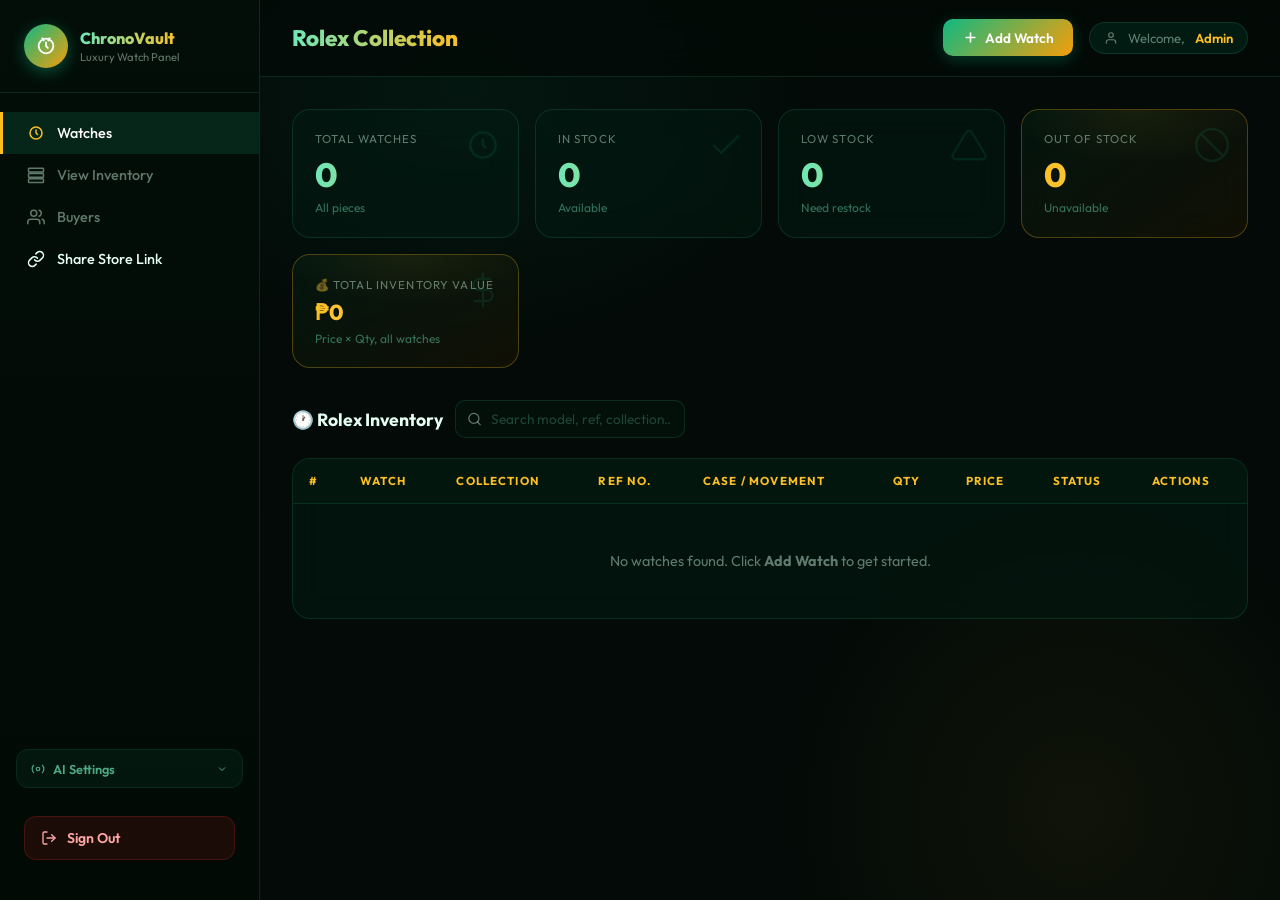
<file: index.html>
<!DOCTYPE html>
<html lang="en">
<head>
  <meta charset="UTF-8">
  <meta name="viewport" content="width=device-width,initial-scale=1.0">
  <title>ChronoVault — Luxury Watch Inventory</title>
  <meta name="description" content="ChronoVault admin dashboard — luxury watch inventory management.">
  <link rel="stylesheet" href="dashboard.css">

</head>
<body>
  <!-- Loading Screen -->
  <div id="loadingOverlay" style="position: fixed; top: 0; left: 0; width: 100%; height: 100%; background: #040d0a; z-index: 9999; display: flex; flex-direction: column; align-items: center; justify-content: center; transition: opacity 0.4s ease;">
    <div style="width: 50px; height: 50px; border: 4px solid rgba(52, 211, 153, 0.2); border-top-color: #34d399; border-radius: 50%; animation: spin 1s linear infinite; margin-bottom: 1rem;"></div>
    <h2 style="color: #fff; margin: 0; font-family: 'Inter', sans-serif; letter-spacing: 1px;">ChronoVault Panel</h2>
    <p style="color: #6ee7b7; margin-top: 0.5rem; font-size: 0.9rem; letter-spacing: 1px; text-transform: uppercase;">Loading Data...</p>
    <style>@keyframes spin { to { transform: rotate(360deg); } }</style>
  </div>

<div class="wm"><div class="wm-text">CHRONO<br>VAULT</div></div>

<div class="app">
  <!-- SIDEBAR -->
  <aside class="sidebar">
    <div class="sidebar-logo">
      <div class="ring">
        <svg viewBox="0 0 24 24" fill="none" stroke="currentColor" stroke-width="2" stroke-linecap="round" stroke-linejoin="round">
          <circle cx="12" cy="12" r="8"/><polyline points="12 8 12 12 14 14"/>
          <path d="M8 3.5 9.5 6M16 3.5 14.5 6"/>
        </svg>
      </div>
      <div>
        <h2>ChronoVault</h2>
        <p>Luxury Watch Panel</p>
      </div>
    </div>
    <nav>
      <div class="nav-item active" id="navWatches" onclick="showSection('products',this)">
        <svg viewBox="0 0 24 24" fill="none" stroke="currentColor" stroke-width="2" stroke-linecap="round" stroke-linejoin="round"><circle cx="12" cy="12" r="8"/><polyline points="12 8 12 12 14 14"/></svg>
        Watches
      </div>
      <div class="nav-item" id="navInventory" onclick="showSection('inventory',this)">
        <svg viewBox="0 0 24 24" fill="none" stroke="currentColor" stroke-width="2" stroke-linecap="round" stroke-linejoin="round"><rect x="2" y="3" width="20" height="5" rx="1"/><rect x="2" y="10" width="20" height="5" rx="1"/><rect x="2" y="17" width="20" height="5" rx="1"/></svg>
        View Inventory
      </div>
      <div class="nav-item" id="navBuyers" onclick="showSection('buyers',this)">
        <svg viewBox="0 0 24 24" fill="none" stroke="currentColor" stroke-width="2" stroke-linecap="round" stroke-linejoin="round"><path d="M17 21v-2a4 4 0 0 0-4-4H5a4 4 0 0 0-4 4v2"/><circle cx="9" cy="7" r="4"/><path d="M23 21v-2a4 4 0 0 0-3-3.87"/><path d="M16 3.13a4 4 0 0 1 0 7.75"/></svg>
        Buyers
      </div>
      <a class="nav-item" href="share-store.html" target="_blank" style="text-decoration:none;color:inherit">
        <svg viewBox="0 0 24 24" fill="none" stroke="currentColor" stroke-width="2" stroke-linecap="round" stroke-linejoin="round">
          <path d="M10 13a5 5 0 0 0 7.54.54l3-3a5 5 0 0 0-7.07-7.07l-1.72 1.71"/>
          <path d="M14 11a5 5 0 0 0-7.54-.54l-3 3a5 5 0 0 0 7.07 7.07l1.71-1.71"/>
        </svg>
        Share Store Link
      </a>

    </nav>
    <!-- Gemini API Key settings -->
    <div class="api-key-section">
      <button class="api-key-toggle" onclick="toggleApiKey()">
        <svg viewBox="0 0 24 24" fill="none" stroke="currentColor" stroke-width="2" width="14" height="14"><circle cx="12" cy="12" r="3"/><path d="M19.07 4.93a10 10 0 0 1 0 14.14M4.93 4.93a10 10 0 0 0 0 14.14"/></svg>
        AI Settings
        <svg id="apiKeyChevron" viewBox="0 0 24 24" fill="none" stroke="currentColor" stroke-width="2" width="12" height="12" style="margin-left:auto;transition:.2s"><polyline points="6 9 12 15 18 9"/></svg>
      </button>
      <div class="api-key-body" id="apiKeyBody" style="display:none">
        <p class="api-key-hint">Enter your <strong>Gemini API key</strong> for accurate AI watch scanning. <a href="https://aistudio.google.com/app/apikey" target="_blank" style="color:var(--go4)">Get free key ↗</a></p>
        <input type="password" id="geminiApiKey" placeholder="AIza…" class="api-key-input" oninput="saveApiKey()">
        <div id="apiKeyStatus" class="api-key-status"></div>
      </div>
    </div>

    <button class="signout-btn" onclick="signOut()">
      <svg viewBox="0 0 24 24" fill="none" stroke="currentColor" stroke-width="2" stroke-linecap="round" stroke-linejoin="round"><path d="M9 21H5a2 2 0 0 1-2-2V5a2 2 0 0 1 2-2h4"/><polyline points="16 17 21 12 16 7"/><line x1="21" y1="12" x2="9" y2="12"/></svg>
      Sign Out
    </button>
  </aside>

  <!-- MAIN -->
  <div class="main">
    <div class="topbar">
      <h1 id="pageTitle">Rolex Collection</h1>
      <div class="topbar-right">
        <button class="btn btn-primary" id="addWatchBtn" onclick="openModal()" style="display:flex">
          <svg width="15" height="15" viewBox="0 0 24 24" fill="none" stroke="currentColor" stroke-width="2.5" stroke-linecap="round" stroke-linejoin="round"><line x1="12" y1="5" x2="12" y2="19"/><line x1="5" y1="12" x2="19" y2="12"/></svg>
          Add Watch
        </button>
        <div class="admin-badge">
          <svg width="14" height="14" viewBox="0 0 24 24" fill="none" stroke="currentColor" stroke-width="2" stroke-linecap="round" stroke-linejoin="round"><path d="M20 21v-2a4 4 0 0 0-4-4H8a4 4 0 0 0-4 4v2"/><circle cx="12" cy="7" r="4"/></svg>
          Welcome, <span>Admin</span>
        </div>
      </div>
    </div>

    <div class="content">

      <!-- ═══ WATCHES (Table) SECTION ═══ -->
      <div class="section-panel active" id="panelWatches">
        <div class="stats" id="stats">
          <div class="stat-card">
            <div class="stat-label">Total Watches</div>
            <div class="stat-val" id="statTotal">0</div>
            <div class="stat-sub">All pieces</div>
            <div class="stat-icon"><svg viewBox="0 0 24 24" fill="none" stroke="currentColor" stroke-width="1.5"><circle cx="12" cy="12" r="8"/><polyline points="12 8 12 12 14 14"/></svg></div>
          </div>
          <div class="stat-card">
            <div class="stat-label">In Stock</div>
            <div class="stat-val" id="statIn">0</div>
            <div class="stat-sub">Available</div>
            <div class="stat-icon"><svg viewBox="0 0 24 24" fill="none" stroke="currentColor" stroke-width="1.5"><polyline points="20 6 9 17 4 12"/></svg></div>
          </div>
          <div class="stat-card">
            <div class="stat-label">Low Stock</div>
            <div class="stat-val" id="statLow">0</div>
            <div class="stat-sub">Need restock</div>
            <div class="stat-icon"><svg viewBox="0 0 24 24" fill="none" stroke="currentColor" stroke-width="1.5"><path d="M10.29 3.86 1.82 18a2 2 0 0 0 1.71 3h16.94a2 2 0 0 0 1.71-3L13.71 3.86a2 2 0 0 0-3.42 0z"/></svg></div>
          </div>
          <div class="stat-card stat-card-value">
            <div class="stat-label">Out of Stock</div>
            <div class="stat-val" id="statOut">0</div>
            <div class="stat-sub">Unavailable</div>
            <div class="stat-icon"><svg viewBox="0 0 24 24" fill="none" stroke="currentColor" stroke-width="1.5"><circle cx="12" cy="12" r="10"/><line x1="4.93" y1="4.93" x2="19.07" y2="19.07"/></svg></div>
          </div>
          <div class="stat-card stat-card-value">
            <div class="stat-label">💰 Total Inventory Value</div>
            <div class="stat-val" id="statValue" style="font-size:1.35rem">₱0</div>
            <div class="stat-sub">Price × Qty, all watches</div>
            <div class="stat-icon"><svg viewBox="0 0 24 24" fill="none" stroke="currentColor" stroke-width="1.5"><line x1="12" y1="1" x2="12" y2="23"/><path d="M17 5H9.5a3.5 3.5 0 0 0 0 7h5a3.5 3.5 0 0 1 0 7H6"/></svg></div>
          </div>
        </div>
        <div class="toolbar">
          <div class="toolbar-left">
            <span class="section-title">🕐 Rolex Inventory</span>
            <div class="search-wrap">
              <svg viewBox="0 0 24 24" fill="none" stroke="currentColor" stroke-width="2" stroke-linecap="round" stroke-linejoin="round"><circle cx="11" cy="11" r="8"/><line x1="21" y1="21" x2="16.65" y2="16.65"/></svg>
              <input type="text" id="searchInput" placeholder="Search model, ref, collection…" oninput="renderTable()">
            </div>
          </div>
        </div>
        <div class="table-wrap">
          <table>
            <thead>
              <tr>
                <th>#</th><th>Watch</th><th>Collection</th><th>Ref No.</th>
                <th>Case / Movement</th><th>Qty</th><th>Price</th><th>Status</th><th>Actions</th>
              </tr>
            </thead>
            <tbody id="productTable"></tbody>
          </table>
        </div>
      </div>

      <!-- ═══ INVENTORY GRID SECTION ═══ -->
      <div class="section-panel" id="panelInventory">
        <div class="toolbar">
          <div class="toolbar-left">
            <span class="section-title">🗂 Inventory View</span>
            <div class="search-wrap">
              <svg viewBox="0 0 24 24" fill="none" stroke="currentColor" stroke-width="2" stroke-linecap="round" stroke-linejoin="round"><circle cx="11" cy="11" r="8"/><line x1="21" y1="21" x2="16.65" y2="16.65"/></svg>
              <input type="text" id="invSearch" placeholder="Search watches…" oninput="renderInventoryGrid()">
            </div>
          </div>
        </div>
        <div class="inv-grid" id="invGrid"></div>
      </div>

      <!-- ═══ BUYERS SECTION ═══ -->
      <div class="section-panel" id="panelBuyers">
        <div class="stats">
          <div class="stat-card">
            <div class="stat-label">Total Sales</div>
            <div class="stat-val" id="bStatTotal">0</div>
            <div class="stat-sub">All transactions</div>
            <div class="stat-icon"><svg viewBox="0 0 24 24" fill="none" stroke="currentColor" stroke-width="1.5"><path d="M17 21v-2a4 4 0 0 0-4-4H5a4 4 0 0 0-4 4v2"/><circle cx="9" cy="7" r="4"/></svg></div>
          </div>
          <div class="stat-card">
            <div class="stat-label">Revenue</div>
            <div class="stat-val" id="bStatRev" style="font-size:1.3rem">₱0</div>
            <div class="stat-sub">Paid sales</div>
            <div class="stat-icon"><svg viewBox="0 0 24 24" fill="none" stroke="currentColor" stroke-width="1.5"><line x1="12" y1="1" x2="12" y2="23"/><path d="M17 5H9.5a3.5 3.5 0 0 0 0 7h5a3.5 3.5 0 0 1 0 7H6"/></svg></div>
          </div>
          <div class="stat-card">
            <div class="stat-label">Paid</div>
            <div class="stat-val" id="bStatPaid">0</div>
            <div class="stat-sub">Completed</div>
            <div class="stat-icon"><svg viewBox="0 0 24 24" fill="none" stroke="currentColor" stroke-width="1.5"><polyline points="20 6 9 17 4 12"/></svg></div>
          </div>
          <div class="stat-card">
            <div class="stat-label">Pending</div>
            <div class="stat-val" id="bStatPending">0</div>
            <div class="stat-sub">Awaiting payment</div>
            <div class="stat-icon"><svg viewBox="0 0 24 24" fill="none" stroke="currentColor" stroke-width="1.5"><circle cx="12" cy="12" r="10"/><polyline points="12 6 12 12 16 14"/></svg></div>
          </div>
        </div>
        <div class="toolbar">
          <div class="toolbar-left">
            <span class="section-title">👤 Buyer Records</span>
            <div class="search-wrap">
              <svg viewBox="0 0 24 24" fill="none" stroke="currentColor" stroke-width="2" stroke-linecap="round" stroke-linejoin="round"><circle cx="11" cy="11" r="8"/><line x1="21" y1="21" x2="16.65" y2="16.65"/></svg>
              <input type="text" id="buyerSearch" placeholder="Search buyer, watch, ref…" oninput="renderBuyers()">
            </div>
          </div>
          <button class="btn btn-primary" onclick="openSaleModal()">
            <svg width="16" height="16" viewBox="0 0 24 24" fill="none" stroke="currentColor" stroke-width="2.5" stroke-linecap="round" stroke-linejoin="round"><line x1="12" y1="5" x2="12" y2="19"/><line x1="5" y1="12" x2="19" y2="12"/></svg>
            Record Sale
          </button>
        </div>
        <div class="table-wrap">
          <table>
            <thead>
              <tr>
                <th>#</th><th>Buyer</th><th>Watch Purchased</th><th>Ref No.</th>
                <th>Sale Price</th><th>Date</th><th>Payment</th><th>Actions</th>
              </tr>
            </thead>
            <tbody id="buyerTable"></tbody>
          </table>
        </div>
      </div>

    </div><!-- /content -->
  </div><!-- /main -->
</div><!-- /app -->

<!-- ADD / EDIT WATCH MODAL -->
<div class="modal-overlay" id="modalOverlay">
  <div class="modal modal-wide">
    <div class="modal-header">
      <div class="modal-title" id="modalTitle">Add Rolex Watch</div>
      <button class="modal-close" onclick="closeModal()">✕</button>
    </div>
    <form id="productForm" onsubmit="saveProduct(event)">
      <input type="hidden" id="editId">
      <div class="form-grid">

        <!-- ── AI SCAN BANNER ── -->
        <div class="form-group full" style="margin-bottom:.25rem">
          <div class="ai-scan-top-bar">
            <div class="ai-scan-top-info">
              <svg viewBox="0 0 24 24" fill="none" stroke="currentColor" stroke-width="2" width="18" height="18"><path d="M12 2l3.09 6.26L22 9.27l-5 4.87 1.18 6.88L12 17.77l-6.18 3.25L7 14.14 2 9.27l6.91-1.01L12 2z"/></svg>
              <span>Upload a watch photo to auto-fill all details instantly</span>
            </div>
            <label class="ai-scan-btn" for="aiScanInput">
              <svg viewBox="0 0 24 24" fill="none" stroke="currentColor" stroke-width="2" width="16" height="16"><path d="M21 15v4a2 2 0 0 1-2 2H5a2 2 0 0 1-2-2v-4"/><polyline points="17 8 12 3 7 8"/><line x1="12" y1="3" x2="12" y2="15"/></svg>
              🤖 Scan &amp; Auto-fill
              <input type="file" id="aiScanInput" accept="image/*" style="display:none" onchange="handleAIScanUpload(event)">
            </label>
          </div>
          <!-- Scanning overlay -->
          <div class="ai-scanning-bar" id="aiScanningBar" style="display:none">
            <div class="ai-scan-ring"></div>
            <span id="aiScanProgress">Analyzing watch image…</span>
          </div>
          <!-- Result banner -->
          <div class="ai-result-banner" id="aiResultBanner" style="display:none">
            <svg viewBox="0 0 24 24" fill="none" stroke="currentColor" stroke-width="2" width="16" height="16"><polyline points="20 6 9 17 4 12"/></svg>
            <span id="aiResultText">AI filled the details — review and adjust if needed.</span>
            <button type="button" class="ai-clear-btn" onclick="clearAIScan()">✕ Clear</button>
          </div>
        </div>

        <div class="form-section-label">⌚ Watch Identity</div>
        <div class="form-group full">
          <label>Model Name</label>
          <input type="text" id="fName" placeholder="e.g. Rolex Submariner Date" required>
        </div>
        <div class="form-group">
          <label>Reference Number</label>
          <input type="text" id="fRef" placeholder="e.g. 126610LN">
        </div>
        <div class="form-group">
          <label>Collection</label>
          <select id="fCategory" required>
            <option value="">Select Collection…</option>
            <option>Submariner</option><option>Daytona</option><option>GMT-Master II</option>
            <option>Datejust</option><option>Day-Date</option><option>Explorer</option>
            <option>Yacht-Master</option><option>Sea-Dweller</option><option>Milgauss</option>
            <option>Sky-Dweller</option><option>Air-King</option><option>Oyster Perpetual</option>
            <option>Other</option>
          </select>
        </div>
        <div class="form-group">
          <label>Gender / Audience</label>
          <select id="fGender">
            <option value="">Select…</option>
            <option>Men's</option><option>Women's</option><option>Unisex</option>
          </select>
        </div>
        <div class="form-section-label">🔩 Case &amp; Bracelet</div>
        <div class="form-group">
          <label>Case Size (mm)</label>
          <input type="number" id="fCaseSize" placeholder="e.g. 41" min="20" max="60" step="0.5">
        </div>
        <div class="form-group">
          <label>Case Material</label>
          <select id="fCaseMat">
            <option value="">Select…</option>
            <option>Oystersteel</option><option>Yellow Gold (18k)</option><option>White Gold (18k)</option>
            <option>Everose Gold (18k)</option><option>Two-Tone (Steel &amp; Gold)</option>
            <option>Platinum</option><option>Titanium</option>
          </select>
        </div>
        <div class="form-group">
          <label>Bracelet / Strap</label>
          <select id="fBracelet">
            <option value="">Select…</option>
            <option>Oyster Bracelet</option><option>Jubilee Bracelet</option>
            <option>President Bracelet</option><option>Pearlmaster Bracelet</option>
            <option>Rubber Strap (Oysterflex)</option><option>Leather Strap</option>
          </select>
        </div>
        <div class="form-group">
          <label>Dial Color</label>
          <input type="text" id="fDial" placeholder="e.g. Black, Blue, Meteorite">
        </div>
        <div class="form-section-label">⚙️ Movement &amp; Condition</div>
        <div class="form-group">
          <label>Movement</label>
          <select id="fMovement">
            <option value="">Select…</option>
            <option>Calibre 3235</option><option>Calibre 4130</option><option>Calibre 3186</option>
            <option>Calibre 3255</option><option>Calibre 9001</option><option>Calibre 9002</option>
            <option>Calibre 2236</option><option>Calibre 2238</option><option>Other Rolex Calibre</option>
          </select>
        </div>
        <div class="form-group">
          <label>Condition</label>
          <select id="fCondition">
            <option value="">Select…</option>
            <option>Brand New (Unworn)</option><option>Excellent (Like New)</option>
            <option>Very Good</option><option>Good (Minor Wear)</option><option>Fair (Visible Wear)</option>
          </select>
        </div>
        <div class="form-section-label">💰 Inventory &amp; Pricing</div>
        <div class="form-group">
          <label>Quantity</label>
          <input type="number" id="fQty" placeholder="0" min="0" required>
        </div>
        <div class="form-group">
          <label>Price (₱)</label>
          <input type="number" id="fPrice" placeholder="0.00" min="0" step="0.01" required>
        </div>
        <div class="form-group full">
          <label>SKU / Serial</label>
          <div style="display:flex;gap:.5rem;align-items:center;">
            <input type="text" id="fSku" placeholder="e.g. RLX-SUB-001" style="flex:1;">
            <button type="button" class="btn-save" style="padding:.7rem 1rem;" onclick="generateSku()" title="Auto-generate SKU">🎲 Generate</button>
          </div>
        </div>
        <div class="form-section-label">📷 Watch Media (Photos Only)</div>
        <div class="form-group full">
          <label>Upload Media (You can select multiple photos. First item is the cover)</label>
          <div class="ai-scan-wrap">
            <div class="img-upload-zone" id="uploadZone">
              <input type="file" id="fMedia" accept="image/*" multiple onchange="handleMediaUpload(event)">
              <div class="upload-icon">📷</div>
              <p>Click or drag &amp; drop — AI will scan the first photo automatically.</p>
            </div>
            <div class="ai-scanning" id="aiScanning">
              <div class="ai-scan-ring"></div>
              <div class="ai-scan-text">AI Scanning Watch…</div>
            </div>
          </div>
          <div style="margin-top: 1rem;">
            <label>Or Add Photo via URL (Link)</label>
            <div style="display:flex;gap:.5rem;align-items:center;">
              <input type="text" id="mediaUrlInput" placeholder="Paste image link here..." style="flex:1;">
              <button type="button" class="btn-save" style="padding:.7rem 1rem;" onclick="addMediaFromUrl()">Add Link</button>
            </div>
          </div>
          <div id="mediaPreviewGrid" class="media-preview-grid" style="display:grid;grid-template-columns:repeat(auto-fill,minmax(100px,1fr));gap:.5rem;margin-top:.6rem;"></div>
          <div class="ai-banner" id="aiBanner">
            <svg viewBox="0 0 24 24" fill="none" stroke="currentColor" stroke-width="2"><path d="M12 2l3.09 6.26L22 9.27l-5 4.87 1.18 6.88L12 17.77l-6.18 3.25L7 14.14 2 9.27l6.91-1.01L12 2z"/></svg>
            <span id="aiBannerText">AI detected watch details — review and confirm below.</span>
          </div>
        </div>
        <div class="form-section-label">📝 Notes</div>
        <div class="form-group full">
          <label>Description / Notes</label>
          <textarea id="fDesc" placeholder="Box &amp; papers, service history, special features…"></textarea>
        </div>
      </div>
      <div class="modal-footer">
        <button type="button" class="btn-cancel" onclick="closeModal()">Cancel</button>
        <button type="submit" class="btn-save" id="saveBtn">💾 Save Watch</button>
      </div>
    </form>
  </div>
</div>

<!-- PRODUCT DETAIL MODAL (for inventory view) -->
<div class="modal-overlay" id="detailOverlay">
  <div class="modal modal-wide" id="detailModal" style="max-width:580px">
    <div class="modal-header">
      <div class="modal-title" id="detailTitle">Watch Details</div>
      <button class="modal-close" onclick="closeDetailModal()">✕</button>
    </div>
    <div id="detailBody"></div>
  </div>
</div>

<!-- RECORD SALE MODAL -->
<div class="modal-overlay" id="saleOverlay">
  <div class="modal" style="max-width:520px">
    <div class="modal-header">
      <div class="modal-title" id="saleTitleEl">💰 Record Sale</div>
      <button class="modal-close" onclick="closeSaleModal()">✕</button>
    </div>
    <form id="saleForm" onsubmit="saveSale(event)">
      <input type="hidden" id="sEditId">
      <div class="form-grid">
        <div class="form-section-label">👤 Buyer Information</div>
        <div class="form-group">
          <label>Buyer Full Name</label>
          <input type="text" id="sBuyerName" placeholder="e.g. Juan dela Cruz" required>
        </div>
        <div class="form-group">
          <label>Contact / Phone</label>
          <input type="text" id="sBuyerContact" placeholder="e.g. 09171234567">
        </div>
        <div class="form-group full">
          <label>Email Address</label>
          <input type="email" id="sBuyerEmail" placeholder="buyer@email.com">
        </div>
        <div class="form-group full">
          <label>Address</label>
          <input type="text" id="sBuyerAddr" placeholder="City, Province">
        </div>
        <div class="form-section-label">⌚ Watch Sold</div>
        <div class="form-group full">
          <label>Watch Model</label>
          <select id="sSoldWatch" required><option value="">Select watch from inventory…</option></select>
        </div>
        <div class="form-group">
          <label>Ref No.</label>
          <input type="text" id="sSoldRef" placeholder="Auto-filled" readonly style="opacity:.6">
        </div>
        <div class="form-group">
          <label>Quantity Sold</label>
          <input type="number" id="sSaleQty" min="1" value="1" required>
        </div>
        <div class="form-group">
          <label>Total Sale Price (₱)</label>
          <input type="number" id="sSalePrice" placeholder="0.00" min="0" step="0.01" required>
        </div>
        <div class="form-group">
          <label>Sale Date</label>
          <input type="date" id="sSaleDate" required>
        </div>
        <div class="form-group">
          <label>Payment Status</label>
          <select id="sPayStatus" required>
            <option value="">Select…</option>
            <option>Paid</option><option>Pending</option><option>Cancelled</option>
          </select>
        </div>
        <div class="form-group full">
          <label>Notes</label>
          <textarea id="sSaleNotes" placeholder="Delivery details, special requests…"></textarea>
        </div>
      </div>
      <div class="modal-footer">
        <button type="button" class="btn-cancel" onclick="closeSaleModal()">Cancel</button>
        <button type="submit" class="btn-save">💾 Save Sale</button>
      </div>
    </form>
  </div>
</div>


<!-- SUCCESS POPUP -->
<div class="success-overlay" id="successOverlay" onclick="closeSuccessPopup()">
  <div class="success-popup" onclick="event.stopPropagation()">
    <button class="success-close" onclick="closeSuccessPopup()">✕</button>
    <div class="success-ring">
      <div class="success-icon" id="successPopupIcon">✓</div>
    </div>
    <div class="success-title" id="successPopupTitle">Success!</div>
    <div class="success-sub" id="successPopupSub"></div>
    <div class="success-bar"><div class="success-bar-fill"></div></div>
  </div>
</div>

<!-- QUICK STOCK UPDATE MODAL -->
<div class="modal-overlay" id="stockOverlay">
  <div class="modal" style="max-width:400px">
    <div class="modal-header">
      <div class="modal-title">📦 Update Stock</div>
      <button class="modal-close" onclick="closeStockModal()">✕</button>
    </div>
    <div style="margin-bottom:1.25rem">
      <div id="stockWatchName" style="font-size:1rem;font-weight:700;color:#fff;margin-bottom:.25rem"></div>
      <div id="stockWatchRef" style="font-family:monospace;font-size:.8rem;color:var(--muted)"></div>
    </div>

    <!-- Current qty display -->
    <div class="stock-current-row">
      <span style="font-size:.78rem;color:var(--muted);text-transform:uppercase;letter-spacing:.08em;font-weight:600">Current Stock</span>
      <span class="stock-current-val" id="stockCurrentVal">0</span>
    </div>

    <!-- Quick ±  buttons -->
    <div class="stock-quick-row">
      <button class="stock-adj-btn" onclick="adjustStockBy(-10)">−10</button>
      <button class="stock-adj-btn" onclick="adjustStockBy(-5)">−5</button>
      <button class="stock-adj-btn" onclick="adjustStockBy(-1)">−1</button>
      <button class="stock-adj-btn stock-adj-add" onclick="adjustStockBy(1)">+1</button>
      <button class="stock-adj-btn stock-adj-add" onclick="adjustStockBy(5)">+5</button>
      <button class="stock-adj-btn stock-adj-add" onclick="adjustStockBy(10)">+10</button>
    </div>

    <!-- Manual input -->
    <div class="form-group" style="margin-top:1.25rem">
      <label>Set Exact Quantity</label>
      <div style="display:flex;gap:.6rem;align-items:center">
        <input type="number" id="stockNewQty" min="0" placeholder="Enter new quantity" style="flex:1">
        <button type="button" class="btn-save" style="padding:.72rem 1.1rem;white-space:nowrap" onclick="applyExactStock()">Set</button>
      </div>
    </div>

    <!-- New qty preview -->
    <div class="stock-preview-row" id="stockPreviewRow" style="display:none">
      <span style="color:var(--muted);font-size:.85rem">New quantity will be:</span>
      <span class="stock-preview-val" id="stockPreviewVal">0</span>
    </div>

    <div class="modal-footer">
      <button type="button" class="btn-cancel" onclick="closeStockModal()">Cancel</button>
      <button type="button" class="btn-save" id="stockSaveBtn" onclick="saveStock()">💾 Save Stock</button>
    </div>
  </div>
</div>

<!-- TOAST -->
<div class="toast toast-success" id="toast"></div>

<script src="dashboard.js"></script>
</body>
</html>
</file>
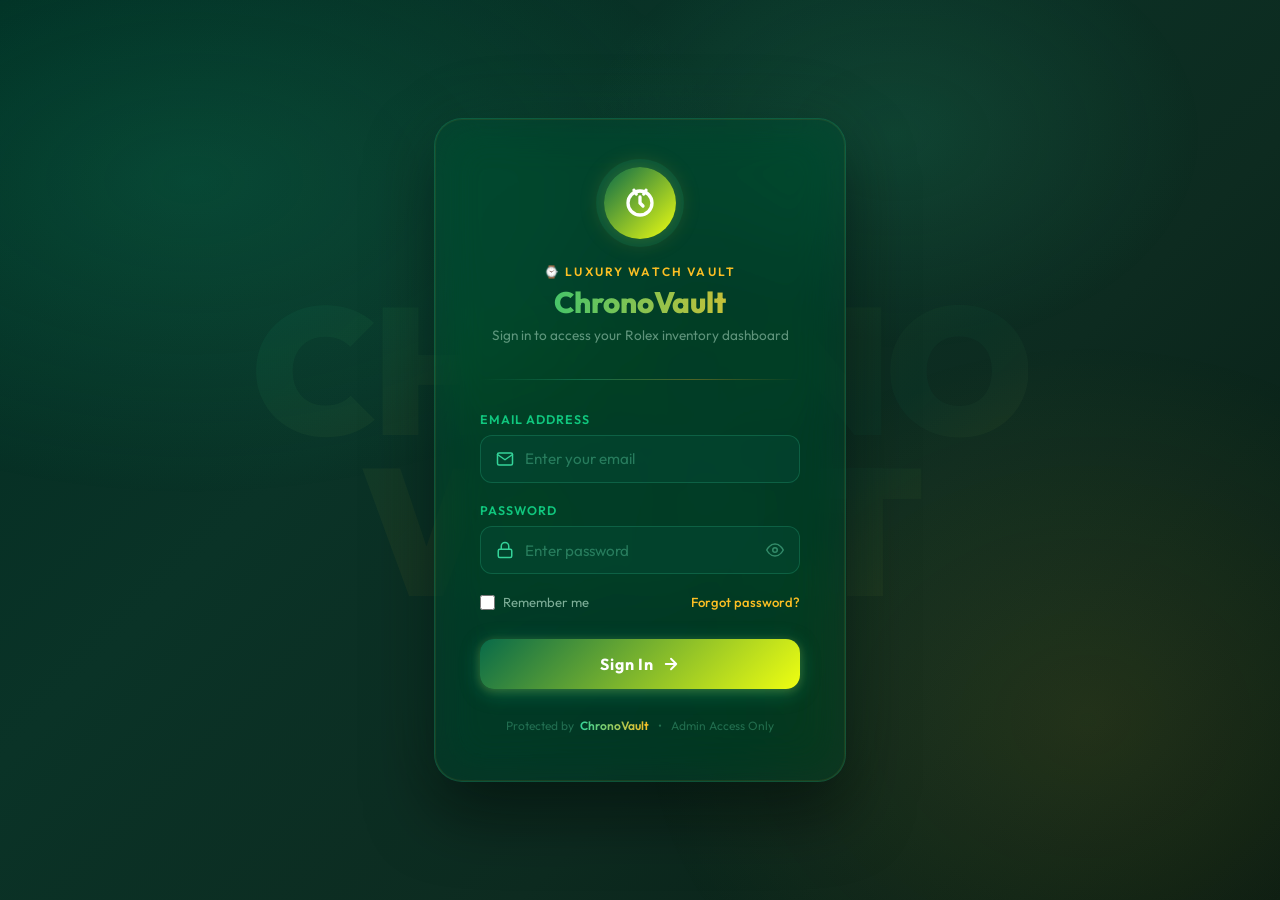
<file: login.html>
<!DOCTYPE html>
<html lang="en">

<head>
    <meta charset="UTF-8">
    <meta name="viewport" content="width=device-width, initial-scale=1.0">
    <title>Admin Login — ChronoVault</title>
    <meta name="description" content="Secure admin login portal for ChronoVault — Luxury Rolex Watch Inventory.">
    <link rel="preconnect" href="https://fonts.googleapis.com">
    <link rel="preconnect" href="https://fonts.gstatic.com" crossorigin>
    <link href="https://fonts.googleapis.com/css2?family=Outfit:wght@300;400;500;600;700;800;900&display=swap"
        rel="stylesheet">
    <style>
        *,
        *::before,
        *::after {
            margin: 0;
            padding: 0;
            box-sizing: border-box;
        }

        :root {
            --emerald-50: #ecfdf5;
            --emerald-100: #d1fae5;
            --emerald-300: #10c77e;
            --emerald-400: #34d399;
            --emerald-500: #086a49;
            --emerald-600: #059669;
            --emerald-700: #047857;
            --emerald-800: #065f46;
            --emerald-900: #064e3b;
            --emerald-950: #022c22;

            --gold-300: #e8bd15;
            --gold-400: #fbbf24;
            --gold-500: #efff11;
            --gold-600: #d6d911;
            --gold-700: #b45309;
            --gold-glow: rgba(251, 191, 36, 0.35);
        }

        html,
        body {
            height: 100%;
            font-family: 'Outfit', sans-serif;
        }

        /* ── Background ─────────────────────────────── */
        body {
            min-height: 100vh;
            display: flex;
            align-items: center;
            justify-content: center;
            background: linear-gradient(135deg,
                    var(--emerald-950) 0%,
                    #0a3327 35%,
                    #0d2b20 65%,
                    #071a12 100%);
            overflow: hidden;
            position: relative;
        }

        /* animated mesh blobs */
        body::before {
            content: '';
            position: fixed;
            inset: 0;
            background:
                radial-gradient(ellipse 60% 50% at 15% 20%, rgba(16, 185, 129, .18) 0%, transparent 70%),
                radial-gradient(ellipse 50% 60% at 85% 80%, rgba(251, 191, 36, .10) 0%, transparent 70%),
                radial-gradient(ellipse 40% 40% at 70% 15%, rgba(52, 211, 153, .12) 0%, transparent 60%);
            pointer-events: none;
            z-index: 0;
        }

        /* ── Watermark App Name ──────────────────────── */
        .watermark {
            position: fixed;
            inset: 0;
            display: flex;
            align-items: center;
            justify-content: center;
            pointer-events: none;
            z-index: 0;
            overflow: hidden;
        }

        .watermark-text {
            font-size: clamp(5rem, 14vw, 14rem);
            font-weight: 900;
            letter-spacing: -0.03em;
            text-transform: uppercase;
            text-align: center;
            line-height: 0.9;
            background: linear-gradient(135deg,
                    rgba(16, 185, 129, .07) 0%,
                    rgba(251, 191, 36, .05) 40%,
                    rgba(16, 185, 129, .04) 70%,
                    rgba(251, 191, 36, .07) 100%);
            -webkit-background-clip: text;
            -webkit-text-fill-color: transparent;
            background-clip: text;
            user-select: none;
            white-space: nowrap;
            animation: pulse-wm 8s ease-in-out infinite;
        }

        @keyframes pulse-wm {

            0%,
            100% {
                opacity: 1;
                transform: scale(1);
            }

            50% {
                opacity: .7;
                transform: scale(1.02);
            }
        }

        /* ── Floating particles ──────────────────────── */
        .particles {
            position: fixed;
            inset: 0;
            pointer-events: none;
            z-index: 0;
        }

        .particle {
            position: absolute;
            border-radius: 50%;
            animation: float-up linear infinite;
            opacity: 0;
        }

        @keyframes float-up {
            0% {
                opacity: 0;
                transform: translateY(0) scale(0);
            }

            10% {
                opacity: .6;
            }

            90% {
                opacity: .2;
            }

            100% {
                opacity: 0;
                transform: translateY(-100vh) scale(1.2);
            }
        }

        /* ── Card wrapper ────────────────────────────── */
        .login-wrapper {
            position: relative;
            z-index: 10;
            width: 100%;
            max-width: 460px;
            padding: 1.5rem;
        }

        /* ── Card ────────────────────────────────────── */
        .login-card {
            background: rgba(6, 78, 59, 0.25);
            backdrop-filter: blur(24px) saturate(180%);
            -webkit-backdrop-filter: blur(24px) saturate(180%);
            border: 1px solid rgba(52, 211, 153, 0.18);
            border-radius: 28px;
            padding: 3rem 2.8rem;
            box-shadow:
                0 0 0 1px rgba(251, 191, 36, .08) inset,
                0 32px 64px rgba(0, 0, 0, .5),
                0 0 80px rgba(16, 185, 129, .08);
            animation: card-in .7s cubic-bezier(.22, 1, .36, 1) both;
        }

        @keyframes card-in {
            from {
                opacity: 0;
                transform: translateY(32px) scale(.97);
            }

            to {
                opacity: 1;
                transform: none;
            }
        }

        /* ── Logo / Icon ─────────────────────────────── */
        .logo-ring {
            width: 72px;
            height: 72px;
            margin: 0 auto 1.6rem;
            border-radius: 50%;
            background: linear-gradient(135deg, var(--emerald-500), var(--gold-500));
            display: flex;
            align-items: center;
            justify-content: center;
            box-shadow:
                0 0 0 8px rgba(16, 185, 129, .12),
                0 0 24px rgba(251, 191, 36, .25);
            animation: ring-pulse 3s ease-in-out infinite;
        }

        @keyframes ring-pulse {

            0%,
            100% {
                box-shadow: 0 0 0 8px rgba(16, 185, 129, .12), 0 0 24px rgba(251, 191, 36, .25);
            }

            50% {
                box-shadow: 0 0 0 14px rgba(16, 185, 129, .08), 0 0 40px rgba(251, 191, 36, .40);
            }
        }

        .logo-ring svg {
            width: 36px;
            height: 36px;
            color: #fff;
        }

        /* ── Headings ────────────────────────────────── */
        .card-label {
            text-align: center;
            font-size: .75rem;
            font-weight: 600;
            letter-spacing: .18em;
            text-transform: uppercase;
            color: var(--gold-400);
            margin-bottom: .4rem;
        }

        .card-title {
            text-align: center;
            font-size: 1.85rem;
            font-weight: 800;
            background: linear-gradient(90deg, var(--emerald-300) 0%, var(--gold-400) 100%);
            -webkit-background-clip: text;
            -webkit-text-fill-color: transparent;
            background-clip: text;
            margin-bottom: .45rem;
            line-height: 1.1;
        }

        .card-sub {
            text-align: center;
            font-size: .85rem;
            color: rgba(209, 250, 229, .45);
            margin-bottom: 2.2rem;
        }

        /* ── Divider ─────────────────────────────────── */
        .divider {
            height: 1px;
            background: linear-gradient(90deg, transparent, rgba(52, 211, 153, .3), rgba(251, 191, 36, .3), transparent);
            margin-bottom: 2rem;
        }

        /* ── Form fields ─────────────────────────────── */
        .field {
            margin-bottom: 1.25rem;
        }

        .field label {
            display: block;
            font-size: .78rem;
            font-weight: 600;
            letter-spacing: .08em;
            text-transform: uppercase;
            color: var(--emerald-300);
            margin-bottom: .5rem;
        }

        .input-wrap {
            position: relative;
        }

        .input-wrap .icon {
            position: absolute;
            left: 1rem;
            top: 50%;
            transform: translateY(-50%);
            width: 18px;
            height: 18px;
            color: var(--emerald-400);
            pointer-events: none;
            transition: color .3s;
        }

        .input-wrap input {
            width: 100%;
            padding: .85rem 1rem .85rem 2.75rem;
            background: rgba(6, 78, 59, .35);
            border: 1.5px solid rgba(52, 211, 153, .22);
            border-radius: 12px;
            color: #e6fff5;
            font-size: .95rem;
            font-family: 'Outfit', sans-serif;
            outline: none;
            transition: border-color .3s, box-shadow .3s, background .3s;
        }

        .input-wrap input::placeholder {
            color: rgba(110, 231, 183, .35);
        }

        .input-wrap input:focus {
            border-color: var(--gold-400);
            background: rgba(6, 78, 59, .5);
            box-shadow: 0 0 0 3px rgba(251, 191, 36, .15), 0 0 20px rgba(251, 191, 36, .08);
        }

        .input-wrap input:focus+.icon,
        .input-wrap:focus-within .icon {
            color: var(--gold-400);
        }

        /* toggle password */
        .toggle-pw {
            position: absolute;
            right: 1rem;
            top: 50%;
            transform: translateY(-50%);
            background: none;
            border: none;
            cursor: pointer;
            color: rgba(110, 231, 183, .45);
            padding: 0;
            display: flex;
            transition: color .25s;
        }

        .toggle-pw:hover {
            color: var(--gold-400);
        }

        .toggle-pw svg {
            width: 18px;
            height: 18px;
        }

        /* ── Remember / Forgot ───────────────────────── */
        .row-meta {
            display: flex;
            align-items: center;
            justify-content: space-between;
            margin-bottom: 1.8rem;
            font-size: .82rem;
        }

        .remember {
            display: flex;
            align-items: center;
            gap: .5rem;
            color: rgba(209, 250, 229, .6);
            cursor: pointer;
            user-select: none;
        }

        .remember input[type="checkbox"] {
            accent-color: var(--emerald-500);
            width: 15px;
            height: 15px;
            cursor: pointer;
        }

        .forgot {
            color: var(--gold-400);
            text-decoration: none;
            font-weight: 500;
            transition: color .25s, text-shadow .25s;
        }

        .forgot:hover {
            color: var(--gold-300);
            text-shadow: 0 0 12px rgba(251, 191, 36, .5);
        }

        /* ── Submit button ───────────────────────────── */
        .btn-login {
            width: 100%;
            padding: .95rem;
            border: none;
            border-radius: 14px;
            font-family: 'Outfit', sans-serif;
            font-size: 1rem;
            font-weight: 700;
            letter-spacing: .06em;
            cursor: pointer;
            position: relative;
            overflow: hidden;
            background: linear-gradient(135deg, var(--emerald-500) 0%, var(--gold-500) 100%);
            color: #fff;
            box-shadow:
                0 4px 20px rgba(16, 185, 129, .35),
                0 2px 8px rgba(251, 191, 36, .25);
            transition: transform .2s, box-shadow .3s;
        }

        .btn-login::before {
            content: '';
            position: absolute;
            inset: 0;
            background: linear-gradient(135deg, var(--emerald-400), var(--gold-400));
            opacity: 0;
            transition: opacity .3s;
        }

        .btn-login:hover {
            transform: translateY(-2px);
            box-shadow:
                0 8px 30px rgba(16, 185, 129, .45),
                0 4px 16px rgba(251, 191, 36, .35);
        }

        .btn-login:hover::before {
            opacity: 1;
        }

        .btn-login:active {
            transform: translateY(0);
        }

        .btn-login span {
            position: relative;
            z-index: 1;
            display: flex;
            align-items: center;
            justify-content: center;
            gap: .5rem;
        }

        /* ripple */
        .btn-login .ripple {
            position: absolute;
            border-radius: 50%;
            background: rgba(255, 255, 255, .35);
            transform: scale(0);
            animation: ripple .6s linear;
            pointer-events: none;
        }

        @keyframes ripple {
            to {
                transform: scale(4);
                opacity: 0;
            }
        }

        /* ── Error message ───────────────────────────── */
        .error-msg {
            display: none;
            align-items: center;
            gap: .5rem;
            margin-top: 1rem;
            padding: .75rem 1rem;
            background: rgba(220, 38, 38, .15);
            border: 1px solid rgba(220, 38, 38, .35);
            border-radius: 10px;
            font-size: .84rem;
            color: #fca5a5;
            animation: shake .4s ease;
        }

        .error-msg.show {
            display: flex;
        }

        @keyframes shake {

            0%,
            100% {
                transform: translateX(0);
            }

            20%,
            60% {
                transform: translateX(-6px);
            }

            40%,
            80% {
                transform: translateX(6px);
            }
        }

        /* ── Footer text ─────────────────────────────── */
        .card-footer {
            text-align: center;
            margin-top: 1.8rem;
            font-size: .75rem;
            color: rgba(110, 231, 183, .3);
        }

        .card-footer span {
            background: linear-gradient(90deg, var(--emerald-400), var(--gold-400));
            -webkit-background-clip: text;
            -webkit-text-fill-color: transparent;
            background-clip: text;
            font-weight: 600;
        }

        /* ── Loading spinner on btn ──────────────────── */
        .spinner {
            display: none;
            width: 18px;
            height: 18px;
            border: 2.5px solid rgba(255, 255, 255, .35);
            border-top-color: #fff;
            border-radius: 50%;
            animation: spin .7s linear infinite;
        }

        @keyframes spin {
            to {
                transform: rotate(360deg);
            }
        }

        /* ── Responsive ──────────────────────────────── */
        @media (max-width: 480px) {
            .login-card {
                padding: 2.2rem 1.6rem;
            }

            .card-title {
                font-size: 1.5rem;
            }
        }
    </style>
</head>

<body>

    <!-- Background watermark -->
    <div class="watermark">
        <div class="watermark-text">CHRONO<br>VAULT</div>
    </div>

    <!-- Floating particles -->
    <div class="particles" id="particles"></div>

    <!-- Login card -->
    <div class="login-wrapper">
        <div class="login-card">

            <!-- Logo ring -->
            <div class="logo-ring">
                <svg viewBox="0 0 24 24" fill="none" stroke="currentColor" stroke-width="2.2" stroke-linecap="round"
                    stroke-linejoin="round">
                    <circle cx="12" cy="12" r="8"/>
                    <polyline points="12 8 12 12 14 14"/>
                    <path d="M8 3.5 9.5 6M16 3.5 14.5 6"/>
                </svg>
            </div>

            <p class="card-label">⌚ Luxury Watch Vault</p>
            <h1 class="card-title">ChronoVault</h1>
            <p class="card-sub">Sign in to access your Rolex inventory dashboard</p>

            <div class="divider"></div>

            <form id="loginForm" novalidate>

                <!-- Email -->
                <div class="field">
                    <label for="email">Email Address</label>
                    <div class="input-wrap">
                        <svg class="icon" viewBox="0 0 24 24" fill="none" stroke="currentColor" stroke-width="2"
                            stroke-linecap="round" stroke-linejoin="round">
                            <path d="M4 4h16c1.1 0 2 .9 2 2v12c0 1.1-.9 2-2 2H4c-1.1 0-2-.9-2-2V6c0-1.1.9-2 2-2z" />
                            <polyline points="22,6 12,13 2,6" />
                        </svg>
                        <input type="email" id="email" name="email" placeholder="Enter your email"
                            autocomplete="email" required>
                    </div>
                </div>

                <!-- Password -->
                <div class="field">
                    <label for="password">Password</label>
                    <div class="input-wrap">
                        <svg class="icon" viewBox="0 0 24 24" fill="none" stroke="currentColor" stroke-width="2"
                            stroke-linecap="round" stroke-linejoin="round">
                            <rect x="3" y="11" width="18" height="11" rx="2" ry="2" />
                            <path d="M7 11V7a5 5 0 0 1 10 0v4" />
                        </svg>
                        <input type="password" id="password" name="password" placeholder="Enter password"
                            autocomplete="current-password" required>
                        <button type="button" class="toggle-pw" id="togglePw" aria-label="Toggle password visibility">
                            <svg id="eyeIcon" viewBox="0 0 24 24" fill="none" stroke="currentColor" stroke-width="2"
                                stroke-linecap="round" stroke-linejoin="round">
                                <path d="M1 12s4-8 11-8 11 8 11 8-4 8-11 8-11-8-11-8z" />
                                <circle cx="12" cy="12" r="3" />
                            </svg>
                        </button>
                    </div>
                </div>

                <!-- Remember / Forgot -->
                <div class="row-meta">
                    <label class="remember">
                        <input type="checkbox" id="remember">
                        Remember me
                    </label>
                    <a href="#" class="forgot">Forgot password?</a>
                </div>

                <!-- Error -->
                <div class="error-msg" id="errorMsg" role="alert">
                    <svg width="16" height="16" viewBox="0 0 24 24" fill="none" stroke="currentColor" stroke-width="2.5"
                        stroke-linecap="round" stroke-linejoin="round">
                        <circle cx="12" cy="12" r="10" />
                        <line x1="12" y1="8" x2="12" y2="12" />
                        <line x1="12" y1="16" x2="12.01" y2="16" />
                    </svg>
                    <span id="errorText">Invalid username or password.</span>
                </div>

                <!-- Submit -->
                <button type="submit" class="btn-login" id="loginBtn">
                    <span>
                        <div class="spinner" id="spinner"></div>
                        <span id="btnText">Sign In</span>
                        <svg id="btnIcon" width="18" height="18" viewBox="0 0 24 24" fill="none" stroke="currentColor"
                            stroke-width="2.5" stroke-linecap="round" stroke-linejoin="round">
                            <path d="M5 12h14M12 5l7 7-7 7" />
                        </svg>
                    </span>
                </button>

            </form>

            <div class="card-footer">
                Protected by &nbsp;<span>ChronoVault</span>&nbsp; &nbsp;•&nbsp; &nbsp;Admin Access Only
            </div>

        </div>
    </div>

    <script>
        /* ── Particles ──────────────────────────────── */
        const container = document.getElementById('particles');
        const colors = [
            'rgba(16,185,129,.55)',
            'rgba(52,211,153,.45)',
            'rgba(251,191,36,.50)',
            'rgba(245,158,11,.40)',
            'rgba(110,231,183,.35)',
        ];

        for (let i = 0; i < 32; i++) {
            const p = document.createElement('div');
            p.className = 'particle';
            const size = Math.random() * 6 + 2;
            p.style.cssText = `
                width:${size}px; height:${size}px;
                left:${Math.random() * 100}%;
                bottom:${-10}px;
                background:${colors[Math.floor(Math.random() * colors.length)]};
                animation-duration:${Math.random() * 12 + 8}s;
                animation-delay:${Math.random() * 10}s;
            `;
            container.appendChild(p);
        }

        /* ── Toggle password ───────────────────────── */
        const togglePw = document.getElementById('togglePw');
        const pwInput = document.getElementById('password');
        const eyeIcon = document.getElementById('eyeIcon');
        const eyeOpen = `<path d="M1 12s4-8 11-8 11 8 11 8-4 8-11 8-11-8-11-8z"/><circle cx="12" cy="12" r="3"/>`;
        const eyeOff = `<path d="M17.94 17.94A10.07 10.07 0 0 1 12 20c-7 0-11-8-11-8a18.45 18.45 0 0 1 5.06-5.94"/><path d="M9.9 4.24A9.12 9.12 0 0 1 12 4c7 0 11 8 11 8a18.5 18.5 0 0 1-2.16 3.19"/><line x1="1" y1="1" x2="23" y2="23"/>`;

        togglePw.addEventListener('click', () => {
            const show = pwInput.type === 'password';
            pwInput.type = show ? 'text' : 'password';
            eyeIcon.innerHTML = show ? eyeOff : eyeOpen;
        });

        /* ── Ripple effect ─────────────────────────── */
        document.getElementById('loginBtn').addEventListener('click', function (e) {
            const btn = this;
            const circle = document.createElement('span');
            const rect = btn.getBoundingClientRect();
            const size = Math.max(rect.width, rect.height);
            circle.className = 'ripple';
            circle.style.cssText = `width:${size}px;height:${size}px;left:${e.clientX - rect.left - size / 2}px;top:${e.clientY - rect.top - size / 2}px`;
            btn.appendChild(circle);
            setTimeout(() => circle.remove(), 700);
        });

        /* ── Login logic ───────────────────────────── */
        const ADMIN_EMAIL = 'chronovault@gmail.com';
        const ADMIN_PASS  = 'chrono#123';

        document.getElementById('loginForm').addEventListener('submit', function (e) {
            e.preventDefault();

            const email = document.getElementById('email').value.trim().toLowerCase();
            const password = document.getElementById('password').value;
            const errorMsg = document.getElementById('errorMsg');
            const spinner = document.getElementById('spinner');
            const btnText = document.getElementById('btnText');
            const btnIcon = document.getElementById('btnIcon');
            const loginBtn = document.getElementById('loginBtn');

            // hide previous error
            errorMsg.classList.remove('show');


            // show loading
            spinner.style.display = 'block';
            btnText.textContent = 'Signing in…';
            btnIcon.style.display = 'none';
            loginBtn.disabled = true;

            // simulate async auth
            setTimeout(() => {
                spinner.style.display = 'none';
                btnText.textContent = 'Sign In';
                btnIcon.style.display = '';
                loginBtn.disabled = false;

                if (email === ADMIN_EMAIL && password === ADMIN_PASS) {
                    // success → redirect to dashboard
                    loginBtn.style.background = 'linear-gradient(135deg,#10b981,#34d399)';
                    btnText.textContent = '✓ Access Granted';
                    setTimeout(() => {
                        window.location.href = 'index.html';
                    }, 800);
                } else {
                    // fail
                    document.getElementById('errorText').textContent =
                        !email ? 'Please enter your email address.' :
                            !password ? 'Please enter your password.' :
                                'Invalid email or password. Try again.';
                    errorMsg.classList.add('show');
                }
            }, 1200);
        });
    </script>
</body>

</html>
</file>
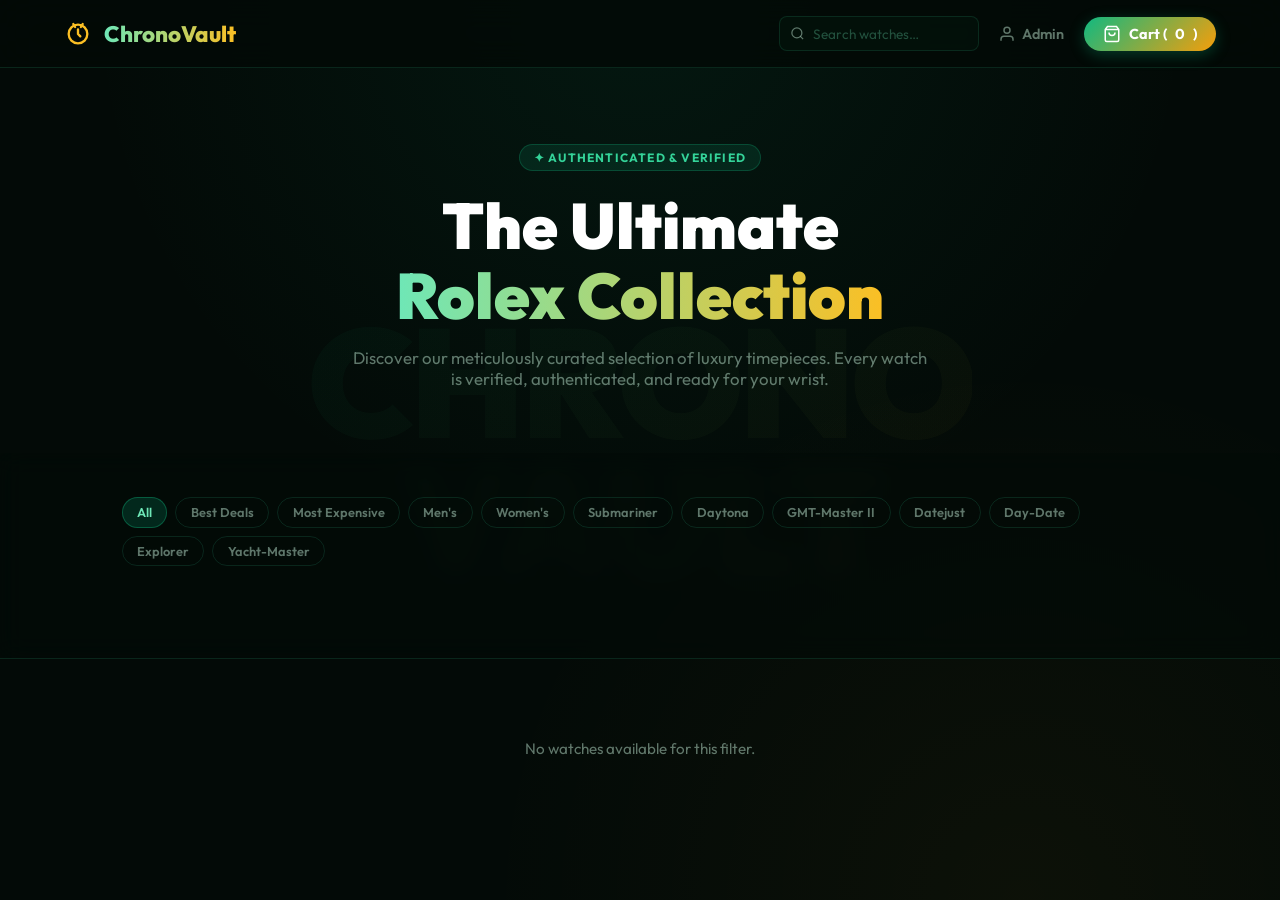
<file: store.html>
<!DOCTYPE html>
<html lang="en">
<head>
  <meta charset="UTF-8">
  <meta name="viewport" content="width=device-width, initial-scale=1.0">
  <title>ChronoVault | Luxury Watch Boutique</title>
  <meta name="description" content="Browse and purchase luxury Rolex watches from ChronoVault.">
  <link rel="stylesheet" href="store.css">

</head>
<body>
  <!-- Loading Screen -->
  <div id="loadingOverlay" style="position: fixed; top: 0; left: 0; width: 100%; height: 100%; background: #020806; z-index: 9999; display: flex; flex-direction: column; align-items: center; justify-content: center; transition: opacity 0.4s ease;">
    <div style="width: 50px; height: 50px; border: 4px solid rgba(52, 211, 153, 0.2); border-top-color: #34d399; border-radius: 50%; animation: spin 1s linear infinite; margin-bottom: 1rem;"></div>
    <h2 style="color: #fff; margin: 0; font-family: 'Playfair Display', serif; letter-spacing: 2px;">CHRONOVAULT</h2>
    <p style="color: #6ee7b7; margin-top: 0.5rem; font-size: 0.9rem; letter-spacing: 1px; text-transform: uppercase;">Loading Collection...</p>
    <style>@keyframes spin { to { transform: rotate(360deg); } }</style>
  </div>

  <div class="wm"><div class="wm-text">CHRONO<br>VAULT</div></div>

  <!-- Navbar -->
  <nav>
    <a href="#" class="brand">
      <svg viewBox="0 0 24 24" fill="none" stroke="currentColor" stroke-width="2" stroke-linecap="round" stroke-linejoin="round">
        <circle cx="12" cy="12" r="8"/><polyline points="12 8 12 12 14 14"/><path d="M8 3.5 9.5 6M16 3.5 14.5 6"/>
      </svg>
      <span>ChronoVault</span>
    </a>
    <div class="nav-links">
      <div class="search-bar">
        <svg viewBox="0 0 24 24" fill="none" stroke="currentColor" stroke-width="2"><circle cx="11" cy="11" r="8"/><line x1="21" y1="21" x2="16.65" y2="16.65"/></svg>
        <input type="text" id="storeSearch" placeholder="Search watches…" oninput="renderGrid()">
      </div>
      <a href="login.html" class="nav-link">
        <svg width="18" height="18" viewBox="0 0 24 24" fill="none" stroke="currentColor" stroke-width="2"><path d="M20 21v-2a4 4 0 0 0-4-4H8a4 4 0 0 0-4 4v2"/><circle cx="12" cy="7" r="4"/></svg>
        Admin
      </a>
      <button class="cart-btn" onclick="openCart()">
        <svg width="18" height="18" viewBox="0 0 24 24" fill="none" stroke="currentColor" stroke-width="2"><path d="M6 2L3 6v14a2 2 0 0 0 2 2h14a2 2 0 0 0 2-2V6l-3-4z"/><line x1="3" y1="6" x2="21" y2="6"/><path d="M16 10a4 4 0 0 1-8 0"/></svg>
        Cart (<span id="cartCount">0</span>)
      </button>
    </div>
  </nav>

  <!-- Hero -->
  <header class="hero">
    <div class="hero-badge">✦ Authenticated &amp; Verified</div>
    <h1>The Ultimate<br><span class="hero-accent">Rolex Collection</span></h1>
    <p>Discover our meticulously curated selection of luxury timepieces. Every watch is verified, authenticated, and ready for your wrist.</p>
  </header>

  <!-- Filter Bar -->
  <div class="filter-bar">
    <div class="container">
      <div class="filters">
        <button class="filter-btn active" onclick="setFilter('',this)">All</button>
        <button class="filter-btn" onclick="setFilter('Best Deals',this)">Best Deals</button>
        <button class="filter-btn" onclick="setFilter('Most Expensive',this)">Most Expensive</button>
        <button class="filter-btn" onclick="setFilter('Men',this)">Men's</button>
        <button class="filter-btn" onclick="setFilter('Women',this)">Women's</button>
        <button class="filter-btn" onclick="setFilter('Submariner',this)">Submariner</button>
        <button class="filter-btn" onclick="setFilter('Daytona',this)">Daytona</button>
        <button class="filter-btn" onclick="setFilter('GMT-Master II',this)">GMT-Master II</button>
        <button class="filter-btn" onclick="setFilter('Datejust',this)">Datejust</button>
        <button class="filter-btn" onclick="setFilter('Day-Date',this)">Day-Date</button>
        <button class="filter-btn" onclick="setFilter('Explorer',this)">Explorer</button>
        <button class="filter-btn" onclick="setFilter('Yacht-Master',this)">Yacht-Master</button>
      </div>
    </div>
  </div>

  <!-- Product Grid -->
  <section class="container">
    <div class="grid" id="productGrid"></div>
  </section>

  <!-- Product Detail Modal -->
  <div class="modal-overlay" id="productDetailOverlay">
    <div class="detail-modal">
      <button class="modal-close-btn" onclick="closeProductDetail()">✕</button>
      <div id="productDetailBody"></div>
    </div>
  </div>

  <!-- Cart Sidebar -->
  <div class="cart-overlay" id="cartOverlay">
    <div class="cart-sidebar">
      <div class="cart-header">
        <div class="cart-title">
          <svg width="20" height="20" viewBox="0 0 24 24" fill="none" stroke="currentColor" stroke-width="2"><path d="M6 2L3 6v14a2 2 0 0 0 2 2h14a2 2 0 0 0 2-2V6l-3-4z"/><line x1="3" y1="6" x2="21" y2="6"/><path d="M16 10a4 4 0 0 1-8 0"/></svg>
          Your Cart
        </div>
        <button class="close-cart" onclick="closeCart()">✕</button>
      </div>
      <div class="cart-items" id="cartItems"></div>
      <div class="cart-footer">
        <div class="cart-total">
          <span>Total:</span><span id="cartTotalVal">₱0</span>
        </div>
        <button class="btn-checkout" onclick="openCheckout()">Proceed to Checkout</button>
      </div>
    </div>
  </div>

  <!-- Checkout Modal -->
  <div class="modal-overlay" id="checkoutOverlay">
    <div class="modal">
      <h2 style="margin-bottom:1.5rem;color:#fff">🔒 Secure Checkout</h2>
      <div class="checkout-summary" id="checkoutSummary"></div>
      <form id="checkoutForm" onsubmit="processCheckout(event)">
        <div class="form-group">
          <label>Full Name</label>
          <input type="text" id="cName" placeholder="e.g. Juan dela Cruz" required>
        </div>
        <div class="form-group">
          <label>Email Address</label>
          <input type="email" id="cEmail" placeholder="e.g. juan@email.com" required>
        </div>
        <div class="form-group">
          <label>Contact Number</label>
          <input type="text" id="cPhone" placeholder="e.g. 0917 123 4567" required>
        </div>
        <div class="form-group">
          <label>Delivery Address</label>
          <textarea id="cAddress" placeholder="Complete address for delivery..." required></textarea>
        </div>
        <div class="modal-footer-btns">
          <button type="button" class="btn-cancel" onclick="closeCheckout()">Cancel</button>
          <button type="submit" class="btn-checkout" style="flex:2">Place Order</button>
        </div>
      </form>
    </div>
  </div>

  <div class="toast" id="toast"></div>
  <script src="store.js"></script>
</body>
</html>
</file>
<file: dashboard.css>
@import url('https://fonts.googleapis.com/css2?family=Outfit:wght@300;400;500;600;700;800;900&display=swap');
*,*::before,*::after{margin:0;padding:0;box-sizing:border-box}
:root{
  --em5:#10b981;--em6:#059669;--em7:#047857;--em9:#064e3b;--em95:#022c22;
  --go4:#fbbf24;--go5:#f59e0b;--go6:#d97706;
  --bg:#030a07;--card:rgba(4,30,20,.45);--border:rgba(52,211,153,.15);
  --text:#e6fff5;--muted:rgba(209,250,229,.45);
}
html,body{height:100%;font-family:'Outfit',sans-serif;background:var(--bg);color:var(--text)}
.app{display:flex;height:100vh;overflow:hidden}

/* Sidebar */
.sidebar{width:260px;flex-shrink:0;
  background:linear-gradient(180deg,rgba(3,14,8,.98) 0%,rgba(2,10,5,1) 100%);
  backdrop-filter:blur(24px);border-right:1px solid var(--border);
  display:flex;flex-direction:column;padding:1.5rem 0;
  box-shadow:4px 0 40px rgba(0,0,0,.5)}
.sidebar-logo{display:flex;align-items:center;gap:.75rem;padding:0 1.5rem 1.5rem;border-bottom:1px solid var(--border)}
.sidebar-logo .ring{width:44px;height:44px;border-radius:50%;flex-shrink:0;
  background:linear-gradient(135deg,var(--em5),var(--go5));
  display:flex;align-items:center;justify-content:center;box-shadow:0 4px 16px rgba(16,185,129,.4)}
.sidebar-logo .ring svg{width:22px;height:22px;color:#fff}
.sidebar-logo h2{font-size:1rem;font-weight:800;
  background:linear-gradient(90deg,#6ee7b7,var(--go4));
  -webkit-background-clip:text;-webkit-text-fill-color:transparent;background-clip:text}
.sidebar-logo p{font-size:.7rem;color:var(--muted);margin-top:.1rem}
nav{flex:1;padding:1.2rem 0}
.nav-item{display:flex;align-items:center;gap:.75rem;padding:.75rem 1.5rem;
  cursor:pointer;color:var(--muted);font-size:.9rem;font-weight:500;
  border-left:3px solid transparent;transition:.25s}
.nav-item:hover{color:var(--text);background:rgba(16,185,129,.08);border-left-color:var(--em5)}
.nav-item.active{color:#fff;background:rgba(16,185,129,.14);border-left-color:var(--go4)}
.nav-item.active svg{color:var(--go4)}
.nav-item svg{width:18px;height:18px;flex-shrink:0;color:inherit}
.signout-btn{margin:1rem 1.5rem;padding:.75rem 1rem;border-radius:12px;
  background:rgba(220,38,38,.12);border:1px solid rgba(220,38,38,.22);
  color:#fca5a5;font-family:'Outfit',sans-serif;font-size:.88rem;font-weight:600;
  cursor:pointer;display:flex;align-items:center;gap:.6rem;transition:.25s}
.signout-btn:hover{background:rgba(220,38,38,.28);color:#fff}
.signout-btn svg{width:16px;height:16px}

/* API Key section */
.api-key-section{margin:0 1rem .75rem;border:1px solid var(--border);border-radius:12px;overflow:hidden}
.api-key-toggle{width:100%;display:flex;align-items:center;gap:.55rem;padding:.65rem .85rem;
  background:rgba(16,185,129,.07);border:none;color:rgba(110,231,183,.7);
  font-family:'Outfit',sans-serif;font-size:.8rem;font-weight:600;cursor:pointer;transition:.2s}
.api-key-toggle:hover{background:rgba(16,185,129,.14);color:#6ee7b7}
.api-key-body{padding:.75rem .85rem;background:rgba(2,10,6,.5);display:flex;flex-direction:column;gap:.55rem}
.api-key-hint{font-size:.72rem;color:var(--muted);line-height:1.4}
.api-key-hint strong{color:#6ee7b7}
.api-key-input{padding:.55rem .75rem;background:rgba(4,20,12,.7);border:1px solid var(--border);
  border-radius:8px;color:var(--text);font-family:monospace;font-size:.75rem;outline:none;width:100%;transition:.25s}
.api-key-input:focus{border-color:var(--go4);box-shadow:0 0 0 2px rgba(251,191,36,.1)}
.api-key-status{font-size:.7rem;font-weight:600;min-height:1rem}


/* Main */
.main{flex:1;overflow-y:auto;
  background:radial-gradient(ellipse 60% 50% at 20% 10%,rgba(16,185,129,.07) 0%,transparent 60%),
  radial-gradient(ellipse 50% 60% at 80% 90%,rgba(251,191,36,.05) 0%,transparent 60%),var(--bg)}

/* Topbar */
.topbar{display:flex;align-items:center;justify-content:space-between;
  padding:1.2rem 2rem;border-bottom:1px solid var(--border);
  background:rgba(3,10,7,.8);backdrop-filter:blur(16px);position:sticky;top:0;z-index:10}
.topbar h1{font-size:1.4rem;font-weight:800;
  background:linear-gradient(90deg,#6ee7b7,var(--go4));
  -webkit-background-clip:text;-webkit-text-fill-color:transparent;background-clip:text}
.topbar-right{display:flex;align-items:center;gap:1rem}
.admin-badge{display:flex;align-items:center;gap:.6rem;
  padding:.45rem .9rem;border-radius:50px;background:rgba(16,185,129,.1);
  border:1px solid var(--border);font-size:.82rem;color:var(--muted)}
.admin-badge span{color:var(--go4);font-weight:600}
.view-toggle{display:flex;background:rgba(4,18,10,.7);border:1px solid var(--border);border-radius:10px;overflow:hidden}
.view-btn{padding:.42rem .78rem;border:none;background:none;cursor:pointer;color:var(--muted);
  transition:.2s;display:flex;align-items:center;gap:.3rem;font-family:'Outfit',sans-serif;font-size:.8rem;font-weight:600}
.view-btn:hover{color:var(--text)}
.view-btn.active{background:rgba(16,185,129,.18);color:#fff}
.view-btn svg{width:15px;height:15px}

.content{padding:2rem}
.section-panel{display:none}.section-panel.active{display:block}

/* Stats */
.stats{display:grid;grid-template-columns:repeat(auto-fit,minmax(180px,1fr));gap:1rem;margin-bottom:2rem}
.stat-card{background:var(--card);border:1px solid var(--border);border-radius:18px;padding:1.35rem;
  backdrop-filter:blur(16px);position:relative;overflow:hidden;transition:.35s}
.stat-card:hover{transform:translateY(-4px);box-shadow:0 12px 40px rgba(0,0,0,.4)}
.stat-card::before{content:'';position:absolute;inset:0;opacity:0;
  background:linear-gradient(135deg,rgba(16,185,129,.07),rgba(251,191,36,.04));transition:.3s}
.stat-card:hover::before{opacity:1}
.stat-card-value{
  border-color:rgba(251,191,36,.28);
  background:linear-gradient(145deg,rgba(4,30,20,.55),rgba(45,28,2,.35));
}
.stat-card-value::after{
  content:'';position:absolute;inset:0;border-radius:18px;pointer-events:none;
  background:radial-gradient(ellipse 80% 60% at 50% 0%,rgba(251,191,36,.07) 0%,transparent 70%);
}
.stat-card-value .stat-val{
  background:linear-gradient(90deg,var(--go4),#fde68a);
  -webkit-background-clip:text;-webkit-text-fill-color:transparent;background-clip:text;
}
.stat-label{font-size:.72rem;text-transform:uppercase;letter-spacing:.1em;color:var(--muted);margin-bottom:.4rem}
.stat-val{font-size:2.1rem;font-weight:800;background:linear-gradient(90deg,#6ee7b7,var(--go4));
  -webkit-background-clip:text;-webkit-text-fill-color:transparent;background-clip:text}
.stat-sub{font-size:.75rem;color:rgba(110,231,183,.45);margin-top:.3rem}
.stat-icon{position:absolute;right:1rem;top:1rem;opacity:.12}
.stat-icon svg{width:38px;height:38px;color:var(--em5)}

/* Toolbar */
.toolbar{display:flex;align-items:center;justify-content:space-between;flex-wrap:wrap;gap:1rem;margin-bottom:1.25rem}
.toolbar-left{display:flex;align-items:center;gap:.75rem;flex-wrap:wrap}
.section-title{font-size:1.1rem;font-weight:700;color:var(--text)}
.search-wrap{position:relative}
.search-wrap svg{position:absolute;left:.75rem;top:50%;transform:translateY(-50%);
  width:15px;height:15px;color:var(--muted);pointer-events:none}
.search-wrap input{padding:.55rem .9rem .55rem 2.2rem;background:rgba(4,20,14,.6);
  border:1px solid var(--border);border-radius:10px;color:var(--text);
  font-family:'Outfit',sans-serif;font-size:.85rem;outline:none;width:230px;transition:.25s}
.search-wrap input:focus{border-color:var(--go4);box-shadow:0 0 0 3px rgba(251,191,36,.1)}
.search-wrap input::placeholder{color:rgba(110,231,183,.25)}
.btn{padding:.6rem 1.2rem;border-radius:10px;border:none;font-family:'Outfit',sans-serif;
  font-size:.85rem;font-weight:600;cursor:pointer;display:flex;align-items:center;gap:.45rem;transition:.25s}
.btn-primary{background:linear-gradient(135deg,var(--em5),var(--go5));color:#fff;
  box-shadow:0 4px 15px rgba(16,185,129,.28)}
.btn-primary:hover{transform:translateY(-2px);box-shadow:0 6px 24px rgba(16,185,129,.42)}
.btn-sm{padding:.4rem .75rem;font-size:.78rem;border-radius:8px}
.btn-edit{background:rgba(251,191,36,.12);color:var(--go4);border:1px solid rgba(251,191,36,.22)}
.btn-edit:hover{background:rgba(251,191,36,.25)}
.btn-del{background:rgba(220,38,38,.1);color:#fca5a5;border:1px solid rgba(220,38,38,.2)}
.btn-del:hover{background:rgba(220,38,38,.22)}
.btn-view-detail{background:rgba(16,185,129,.12);color:#6ee7b7;border:1px solid rgba(16,185,129,.22)}
.btn-view-detail:hover{background:rgba(16,185,129,.25)}
.btn-stock{background:rgba(251,191,36,.1);color:var(--go4);border:1px solid rgba(251,191,36,.25)}
.btn-stock:hover{background:rgba(251,191,36,.25);color:#fff}

/* ── Quick Stock Modal ── */
.stock-current-row{display:flex;align-items:center;justify-content:space-between;
  padding:.85rem 1rem;background:rgba(4,20,12,.6);border:1px solid var(--border);
  border-radius:12px;margin-bottom:1rem}
.stock-current-val{font-size:2rem;font-weight:900;color:#6ee7b7;
  background:linear-gradient(90deg,#6ee7b7,var(--go4));
  -webkit-background-clip:text;-webkit-text-fill-color:transparent;background-clip:text}
.stock-quick-row{display:flex;gap:.4rem;flex-wrap:wrap;justify-content:center;margin-bottom:.25rem}
.stock-adj-btn{flex:1;min-width:52px;padding:.55rem .4rem;border-radius:10px;border:none;
  font-family:'Outfit',sans-serif;font-size:.88rem;font-weight:700;cursor:pointer;
  background:rgba(220,38,38,.12);color:#fca5a5;border:1px solid rgba(220,38,38,.22);transition:.2s}
.stock-adj-btn:hover{background:rgba(220,38,38,.28);color:#fff;transform:translateY(-1px)}
.stock-adj-add{background:rgba(16,185,129,.12);color:#6ee7b7;border:1px solid rgba(16,185,129,.22)}
.stock-adj-add:hover{background:rgba(16,185,129,.28);color:#fff}
.stock-preview-row{display:flex;align-items:center;justify-content:space-between;
  margin-top:.85rem;padding:.7rem 1rem;border-radius:10px;
  background:rgba(251,191,36,.07);border:1px solid rgba(251,191,36,.2)}
.stock-preview-val{font-size:1.4rem;font-weight:800;color:#6ee7b7}

/* Table */
.table-wrap{background:var(--card);border:1px solid var(--border);border-radius:18px;overflow-x:auto;backdrop-filter:blur(14px)}
table{width:100%;border-collapse:collapse;white-space:nowrap}
thead tr{background:rgba(4,26,18,.55);border-bottom:1px solid var(--border)}
th{padding:.9rem 1rem;font-size:.72rem;text-transform:uppercase;letter-spacing:.1em;
  color:var(--go4);text-align:left;font-weight:700}
td{padding:.9rem 1rem;font-size:.88rem;border-bottom:1px solid rgba(52,211,153,.07);vertical-align:middle;max-width:300px;overflow:hidden;text-overflow:ellipsis}
tbody tr:last-child td{border-bottom:none}
tbody tr{transition:.2s}
tbody tr:hover{background:rgba(16,185,129,.05)}
.badge{display:inline-block;padding:.25rem .7rem;border-radius:50px;font-size:.72rem;font-weight:600}
.badge-in{background:rgba(16,185,129,.16);color:#6ee7b7;border:1px solid rgba(16,185,129,.22)}
.badge-low{background:rgba(245,158,11,.16);color:var(--go4);border:1px solid rgba(245,158,11,.22)}
.badge-out{background:rgba(220,38,38,.14);color:#fca5a5;border:1px solid rgba(220,38,38,.2)}
.empty-row td{text-align:center;padding:3rem;color:var(--muted);font-size:.9rem}

/* Inventory Card Grid */
.inv-grid{display:grid;grid-template-columns:repeat(auto-fill,minmax(210px,1fr));gap:1.2rem}
.inv-card{background:var(--card);border:1px solid var(--border);border-radius:18px;
  overflow:hidden;backdrop-filter:blur(14px);transition:.35s;position:relative;display:flex;flex-direction:column}
.inv-card:hover{transform:translateY(-5px);box-shadow:0 16px 48px rgba(0,0,0,.55);border-color:rgba(52,211,153,.3)}
.inv-card-img{width:100%;height:175px;background:rgba(2,14,8,.6);
  display:flex;align-items:center;justify-content:center;overflow:hidden}
.inv-card-img img{width:100%;height:100%;object-fit:cover;transition:.4s}
.inv-card:hover .inv-card-img img{transform:scale(1.06)}
.inv-card-img .no-img{font-size:3.5rem;opacity:.3}
.inv-card-badge{position:absolute;top:.6rem;left:.6rem;
  padding:.2rem .55rem;border-radius:50px;font-size:.64rem;font-weight:700}
.inv-card-body{padding:.9rem;flex:1}
.inv-card-cat{font-size:.62rem;color:var(--em5);text-transform:uppercase;letter-spacing:.1em;font-weight:700;margin-bottom:.2rem}
.inv-card-name{font-size:.92rem;font-weight:700;color:#fff;margin-bottom:.25rem;line-height:1.3}
.inv-card-ref{font-family:monospace;font-size:.7rem;color:var(--muted);margin-bottom:.55rem}
.inv-card-footer{display:flex;align-items:center;justify-content:space-between}
.inv-card-price{font-size:.98rem;font-weight:800;color:var(--go4)}
.inv-card-qty{font-size:.68rem;color:var(--muted);background:rgba(16,185,129,.1);
  border:1px solid rgba(16,185,129,.2);padding:.14rem .48rem;border-radius:50px}

.inv-card-actions{display:flex;gap:.35rem;padding:.65rem .9rem;border-top:1px solid var(--border)}
.inv-card-actions .btn{flex:1;justify-content:center;font-size:.72rem;padding:.38rem .4rem}

/* Modal */
.modal-overlay{position:fixed;inset:0;background:rgba(0,0,0,.72);backdrop-filter:blur(8px);
  z-index:100;display:none;align-items:center;justify-content:center;padding:1rem}
.modal-overlay.open{display:flex;animation:fade-in .25s ease}
@keyframes fade-in{from{opacity:0}to{opacity:1}}
.modal{background:linear-gradient(145deg,rgba(4,24,14,.98),rgba(2,12,6,1));
  border:1px solid var(--border);border-radius:22px;padding:2rem;width:100%;max-width:500px;
  max-height:90vh;overflow-y:auto;
  box-shadow:0 40px 80px rgba(0,0,0,.7);animation:modal-in .3s cubic-bezier(.22,1,.36,1)}
@keyframes modal-in{from{opacity:0;transform:translateY(20px) scale(.97)}to{opacity:1;transform:none}}
.modal-header{display:flex;align-items:center;justify-content:space-between;margin-bottom:1.5rem}
.modal-title{font-size:1.15rem;font-weight:800;
  background:linear-gradient(90deg,#6ee7b7,var(--go4));
  -webkit-background-clip:text;-webkit-text-fill-color:transparent;background-clip:text}
.modal-close{background:none;border:none;color:var(--muted);cursor:pointer;
  width:32px;height:32px;border-radius:50%;display:flex;align-items:center;justify-content:center;
  font-size:1.2rem;transition:.2s}
.modal-close:hover{background:rgba(255,255,255,.1);color:#fff}
.form-grid{display:grid;grid-template-columns:1fr 1fr;gap:1rem}
.form-group{display:flex;flex-direction:column;gap:.4rem}
.form-group.full{grid-column:1/-1}
.form-group label{font-size:.72rem;text-transform:uppercase;letter-spacing:.1em;color:#6ee7b7;font-weight:600}
.form-group input,.form-group select,.form-group textarea{
  padding:.75rem 1rem;background:rgba(4,20,12,.65);border:1.5px solid var(--border);
  border-radius:10px;color:var(--text);font-family:'Outfit',sans-serif;font-size:.9rem;outline:none;transition:.25s}
.form-group input:focus,.form-group select:focus,.form-group textarea:focus{
  border-color:var(--go4);box-shadow:0 0 0 3px rgba(251,191,36,.12)}
.form-group select option{background:#030a07}
.form-group textarea{resize:vertical;min-height:80px}
.modal-footer{display:flex;gap:.75rem;justify-content:flex-end;margin-top:1.5rem;padding-top:1.25rem;border-top:1px solid var(--border)}
.btn-cancel{background:rgba(255,255,255,.05);color:var(--muted);border:1px solid rgba(255,255,255,.08);
  padding:.7rem 1.4rem;border-radius:10px;font-family:'Outfit',sans-serif;font-size:.88rem;font-weight:600;cursor:pointer;transition:.2s}
.btn-cancel:hover{background:rgba(255,255,255,.1);color:#fff}
.btn-save{background:linear-gradient(135deg,var(--em5),var(--go5));color:#fff;border:none;
  padding:.7rem 1.6rem;border-radius:10px;font-family:'Outfit',sans-serif;font-size:.88rem;font-weight:700;cursor:pointer;
  box-shadow:0 4px 15px rgba(16,185,129,.28);transition:.25s}
.btn-save:hover{transform:translateY(-2px);box-shadow:0 6px 22px rgba(16,185,129,.42)}

/* Toast */
.toast{position:fixed;bottom:2rem;right:2rem;z-index:999;padding:.85rem 1.5rem;border-radius:14px;
  font-size:.88rem;font-weight:600;display:none;align-items:center;gap:.6rem;
  box-shadow:0 10px 40px rgba(0,0,0,.5);animation:slide-up .3s ease}
.toast.show{display:flex}
@keyframes slide-up{from{opacity:0;transform:translateY(10px)}to{opacity:1;transform:none}}
.toast-success{background:linear-gradient(135deg,rgba(16,185,129,.92),rgba(5,150,105,.92));color:#fff;border:1px solid rgba(52,211,153,.4)}
.toast-error{background:rgba(220,38,38,.88);color:#fff;border:1px solid rgba(220,38,38,.4)}

/* Watch thumbnail in table */
.watch-thumb{width:48px;height:48px;border-radius:10px;object-fit:cover;
  border:1px solid rgba(52,211,153,.2);background:rgba(6,78,59,.4);flex-shrink:0}
.watch-thumb-placeholder{width:48px;height:48px;border-radius:10px;background:rgba(6,78,59,.4);
  border:1px solid rgba(52,211,153,.12);display:flex;align-items:center;justify-content:center;font-size:1.4rem;flex-shrink:0}
.watch-name-cell{display:flex;align-items:center;gap:.65rem}

/* Image upload */
.img-upload-zone{border:2px dashed rgba(52,211,153,.3);border-radius:12px;padding:1.2rem;
  text-align:center;cursor:pointer;transition:.25s;background:rgba(6,78,59,.15);position:relative;overflow:hidden}
.img-upload-zone:hover{border-color:var(--go4);background:rgba(6,78,59,.3)}
.img-upload-zone input[type="file"]{position:absolute;inset:0;opacity:0;cursor:pointer;width:100%;height:100%}
.img-upload-zone .upload-icon{font-size:2rem;margin-bottom:.3rem}
.img-upload-zone p{font-size:.78rem;color:rgba(110,231,183,.45);margin:0}
.img-preview{width:100%;max-height:160px;object-fit:cover;border-radius:10px;
  margin-top:.6rem;display:none;border:1px solid rgba(52,211,153,.2)}
.img-preview.show{display:block}
.remove-img-btn{display:none;margin-top:.5rem;background:rgba(220,38,38,.15);
  border:1px solid rgba(220,38,38,.3);color:#fca5a5;border-radius:8px;padding:.35rem .8rem;
  font-size:.75rem;font-weight:600;cursor:pointer;font-family:'Outfit',sans-serif;transition:.2s}
.remove-img-btn.show{display:inline-block}
.remove-img-btn:hover{background:rgba(220,38,38,.3)}

/* ── AI Scan Top Bar ── */
.ai-scan-top-bar{display:flex;align-items:center;justify-content:space-between;gap:1rem;
  padding:.85rem 1.1rem;background:rgba(16,185,129,.07);
  border:1px solid rgba(16,185,129,.22);border-radius:12px}
.ai-scan-top-info{display:flex;align-items:center;gap:.55rem;font-size:.82rem;color:rgba(110,231,183,.7)}
.ai-scan-top-info svg{flex-shrink:0;color:var(--go4)}
.ai-scan-btn{display:inline-flex;align-items:center;gap:.5rem;cursor:pointer;
  padding:.55rem 1.1rem;border-radius:10px;font-family:'Outfit',sans-serif;font-size:.84rem;font-weight:700;
  background:linear-gradient(135deg,var(--em5),var(--go5));color:#fff;border:none;
  box-shadow:0 4px 18px rgba(16,185,129,.35);transition:.25s;white-space:nowrap;flex-shrink:0}
.ai-scan-btn:hover{transform:translateY(-2px) scale(1.03);box-shadow:0 6px 26px rgba(16,185,129,.55)}
.ai-scan-btn svg{flex-shrink:0}

/* Scanning progress bar */
.ai-scanning-bar{display:flex;align-items:center;gap:.75rem;margin-top:.65rem;
  padding:.75rem 1rem;background:rgba(4,20,12,.7);border:1px solid rgba(16,185,129,.2);border-radius:10px}
.ai-scan-ring{width:22px;height:22px;border-radius:50%;flex-shrink:0;
  border:2.5px solid rgba(16,185,129,.2);border-top-color:var(--em5);animation:spin .7s linear infinite}
@keyframes spin{to{transform:rotate(360deg)}}
.ai-scanning-bar span{font-size:.8rem;color:#6ee7b7;font-weight:600;
  background:linear-gradient(90deg,#6ee7b7,var(--go4));
  -webkit-background-clip:text;-webkit-text-fill-color:transparent;background-clip:text}

/* Result banner */
.ai-result-banner{display:flex;align-items:center;gap:.6rem;margin-top:.65rem;
  padding:.7rem 1rem;background:rgba(16,185,129,.12);
  border:1px solid rgba(16,185,129,.3);border-radius:10px;font-size:.8rem;color:#6ee7b7}
.ai-result-banner svg{flex-shrink:0;color:var(--em5)}
.ai-result-banner span{flex:1}
.ai-clear-btn{margin-left:auto;background:rgba(220,38,38,.15);border:1px solid rgba(220,38,38,.28);
  color:#fca5a5;border-radius:6px;padding:.25rem .65rem;font-size:.72rem;font-weight:600;
  cursor:pointer;font-family:'Outfit',sans-serif;transition:.2s;white-space:nowrap;flex-shrink:0}
.ai-clear-btn:hover{background:rgba(220,38,38,.3)}

/* AI scan */
.ai-scan-wrap{position:relative}
.ai-scanning{display:none;position:absolute;inset:0;background:rgba(2,14,8,.88);
  align-items:center;justify-content:center;flex-direction:column;gap:.75rem;border-radius:10px;z-index:5}
.ai-scanning.active{display:flex}
.ai-scan-ring{width:44px;height:44px;border-radius:50%;
  border:3px solid rgba(16,185,129,.2);border-top-color:var(--em5);animation:spin .75s linear infinite}
@keyframes spin{to{transform:rotate(360deg)}}
.ai-scan-text{font-size:.75rem;font-weight:600;color:#6ee7b7;letter-spacing:.05em}
.ai-banner{display:none;margin-top:.7rem;padding:.65rem .9rem;border-radius:10px;
  background:rgba(16,185,129,.1);border:1px solid rgba(16,185,129,.22);
  font-size:.76rem;color:#6ee7b7;align-items:center;gap:.5rem}
.ai-banner.show{display:flex}

/* Section label */
.form-section-label{grid-column:1/-1;font-size:.68rem;text-transform:uppercase;letter-spacing:.15em;
  color:var(--go4);font-weight:700;padding-bottom:.4rem;border-bottom:1px solid rgba(251,191,36,.18);margin-top:.3rem}

/* Buyers */
.sale-status-paid{background:rgba(16,185,129,.18);color:#6ee7b7;border:1px solid rgba(16,185,129,.3)}
.sale-status-pending{background:rgba(245,158,11,.18);color:var(--go4);border:1px solid rgba(245,158,11,.3)}
.sale-status-cancelled{background:rgba(220,38,38,.15);color:#fca5a5;border:1px solid rgba(220,38,38,.25)}
.buyer-avatar{width:36px;height:36px;border-radius:50%;
  background:linear-gradient(135deg,var(--em5),var(--go5));
  display:flex;align-items:center;justify-content:center;font-size:.85rem;font-weight:700;color:#fff;flex-shrink:0}
.buyer-cell{display:flex;align-items:center;gap:.6rem}

/* Watermark */
.wm{position:fixed;inset:0;pointer-events:none;z-index:0;
  display:flex;align-items:center;justify-content:center;overflow:hidden}
.wm-text{font-size:clamp(4rem,12vw,11rem);font-weight:900;text-transform:uppercase;
  text-align:center;line-height:.9;letter-spacing:-.03em;
  background:linear-gradient(135deg,rgba(16,185,129,.04) 0%,rgba(251,191,36,.03) 100%);
  -webkit-background-clip:text;-webkit-text-fill-color:transparent;background-clip:text;
  user-select:none;white-space:nowrap}
.main{position:relative;z-index:1}

/* Crown badge */
.crown-badge{font-size:.68rem;font-weight:700;letter-spacing:.12em;text-transform:uppercase;
  color:var(--go4);background:rgba(251,191,36,.1);border:1px solid rgba(251,191,36,.22);
  border-radius:50px;padding:.15rem .55rem;margin-left:auto}

/* FAB */
.fab{position:fixed;bottom:2rem;right:2rem;z-index:50;width:58px;height:58px;border-radius:50%;
  background:linear-gradient(135deg,var(--em5),var(--go5));border:none;color:#fff;
  font-size:1.8rem;cursor:pointer;box-shadow:0 6px 24px rgba(16,185,129,.45);
  display:flex;align-items:center;justify-content:center;transition:.25s}
.fab:hover{transform:scale(1.12) rotate(90deg);box-shadow:0 10px 32px rgba(16,185,129,.6)}

/* Modal wide */
.modal-wide{max-width:640px!important}

::-webkit-scrollbar{width:5px}::-webkit-scrollbar-track{background:transparent}
::-webkit-scrollbar-thumb{background:rgba(16,185,129,.25);border-radius:3px}

@media(max-width:768px){
  .sidebar{width:200px}.stats{grid-template-columns:1fr 1fr}
  .form-grid{grid-template-columns:1fr}.content{padding:1rem}
  .inv-grid{grid-template-columns:repeat(auto-fill,minmax(160px,1fr))}
}

/* ── Success Popup ── */
.success-overlay{
  position:fixed;inset:0;z-index:999;
  display:none;align-items:center;justify-content:center;
  background:rgba(0,0,0,.55);backdrop-filter:blur(6px);
  padding:1rem
}
.success-overlay.open{display:flex;animation:su-fade-in .25s ease}
@keyframes su-fade-in{from{opacity:0}to{opacity:1}}

.success-popup{
  position:relative;
  background:linear-gradient(145deg,rgba(4,28,16,.97),rgba(2,14,8,.99));
  border:1px solid rgba(52,211,153,.3);
  border-radius:28px;
  padding:2.8rem 2.4rem 2rem;
  width:100%;max-width:360px;
  display:flex;flex-direction:column;align-items:center;gap:1rem;
  box-shadow:0 32px 80px rgba(0,0,0,.7),0 0 0 1px rgba(52,211,153,.1),
             0 0 60px rgba(16,185,129,.12);
  animation:su-pop .4s cubic-bezier(.22,1,.36,1)
}
@keyframes su-pop{
  from{opacity:0;transform:scale(.82) translateY(24px)}
  to{opacity:1;transform:none}
}

.success-close{
  position:absolute;top:1rem;right:1rem;
  background:rgba(255,255,255,.07);border:none;color:rgba(209,250,229,.4);
  width:28px;height:28px;border-radius:50%;font-size:1rem;
  cursor:pointer;display:flex;align-items:center;justify-content:center;transition:.2s
}
.success-close:hover{background:rgba(255,255,255,.15);color:#fff}

.success-ring{
  width:84px;height:84px;border-radius:50%;
  background:linear-gradient(135deg,rgba(16,185,129,.18),rgba(251,191,36,.12));
  border:2px solid rgba(52,211,153,.35);
  display:flex;align-items:center;justify-content:center;
  box-shadow:0 0 0 8px rgba(16,185,129,.08),0 0 30px rgba(16,185,129,.25);
  animation:su-ring-pulse 1.6s ease-in-out infinite
}
@keyframes su-ring-pulse{
  0%,100%{box-shadow:0 0 0 8px rgba(16,185,129,.08),0 0 30px rgba(16,185,129,.25)}
  50%{box-shadow:0 0 0 16px rgba(16,185,129,.04),0 0 50px rgba(16,185,129,.35)}
}

.success-icon{
  font-size:2.4rem;line-height:1;
  animation:su-icon-in .45s cubic-bezier(.22,1,.36,1) .1s both
}
@keyframes su-icon-in{
  from{transform:scale(0) rotate(-20deg);opacity:0}
  to{transform:none;opacity:1}
}

.success-title{
  font-size:1.5rem;font-weight:900;text-align:center;
  background:linear-gradient(90deg,#6ee7b7,var(--go4));
  -webkit-background-clip:text;-webkit-text-fill-color:transparent;background-clip:text;
  animation:su-slide-up .4s ease .15s both
}
.success-sub{
  font-size:.88rem;color:rgba(209,250,229,.55);text-align:center;
  line-height:1.55;max-width:280px;
  animation:su-slide-up .4s ease .2s both
}
@keyframes su-slide-up{
  from{opacity:0;transform:translateY(10px)}
  to{opacity:1;transform:none}
}

/* Auto-dismiss progress bar */
.success-bar{
  width:100%;height:3px;border-radius:3px;
  background:rgba(52,211,153,.15);margin-top:.5rem;overflow:hidden
}
.success-bar-fill{
  height:100%;width:100%;border-radius:3px;
  background:linear-gradient(90deg,var(--em5),var(--go4));
  animation:su-bar 2.8s linear forwards
}
@keyframes su-bar{from{width:100%}to{width:0%}}
</file>
<file: store.css>
@import url('https://fonts.googleapis.com/css2?family=Outfit:wght@300;400;500;600;700;800;900&display=swap');
:root {
  --bg:#030a07; --card:rgba(4,26,16,.55); --border:rgba(52,211,153,.14);
  --text:#e6fff5; --muted:rgba(209,250,229,.45);
  --go4:#fbbf24; --go5:#f59e0b; --em4:#34d399; --em5:#10b981;
}
*{box-sizing:border-box;margin:0;padding:0}
body{background:var(--bg);color:var(--text);font-family:'Outfit',sans-serif;min-height:100vh;overflow-x:hidden;
  background-image:radial-gradient(circle at 50% 0%,rgba(16,185,129,.08) 0%,transparent 50%),
  radial-gradient(circle at 80% 100%,rgba(251,191,36,.04) 0%,transparent 40%)}

/* Watermark */
.wm{position:fixed;inset:0;pointer-events:none;z-index:-1;display:flex;align-items:center;justify-content:center;overflow:hidden}
.wm-text{font-size:clamp(4rem,12vw,11rem);font-weight:900;text-transform:uppercase;text-align:center;
  line-height:.9;letter-spacing:-.03em;white-space:nowrap;
  background:linear-gradient(135deg,rgba(16,185,129,.04) 0%,rgba(251,191,36,.03) 100%);
  -webkit-background-clip:text;-webkit-text-fill-color:transparent;background-clip:text}

/* Navbar */
nav{position:fixed;top:0;left:0;width:100%;display:flex;align-items:center;justify-content:space-between;
  padding:1rem 5%;z-index:50;background:rgba(3,10,7,.85);backdrop-filter:blur(20px);
  border-bottom:1px solid var(--border)}
.brand{display:flex;align-items:center;gap:.75rem;text-decoration:none}
.brand svg{width:28px;height:28px;color:var(--go4)}
.brand span{font-size:1.4rem;font-weight:800;background:linear-gradient(90deg,#6ee7b7,var(--go4));
  -webkit-background-clip:text;-webkit-text-fill-color:transparent}
.nav-links{display:flex;gap:1.2rem;align-items:center}
.search-bar{position:relative;display:flex;align-items:center}
.search-bar svg{position:absolute;left:.7rem;width:15px;height:15px;color:var(--muted);pointer-events:none}
.search-bar input{padding:.48rem .85rem .48rem 2.1rem;background:rgba(4,20,12,.6);border:1px solid var(--border);
  border-radius:8px;color:var(--text);font-family:inherit;font-size:.85rem;outline:none;width:200px;transition:.25s}
.search-bar input:focus{border-color:var(--go4);box-shadow:0 0 0 3px rgba(251,191,36,.1)}
.search-bar input::placeholder{color:rgba(110,231,183,.3)}
.nav-link{color:var(--muted);text-decoration:none;font-size:.9rem;font-weight:600;transition:.25s;
  display:flex;align-items:center;gap:.4rem}
.nav-link:hover{color:#fff}
.cart-btn{background:linear-gradient(135deg,var(--em5),var(--go5));color:#fff;border:none;
  padding:.5rem 1.2rem;border-radius:50px;font-family:inherit;font-size:.9rem;font-weight:700;
  cursor:pointer;display:flex;align-items:center;gap:.5rem;transition:.25s;
  box-shadow:0 4px 15px rgba(16,185,129,.28)}
.cart-btn:hover{transform:translateY(-2px);box-shadow:0 6px 20px rgba(16,185,129,.42)}

/* Hero */
.hero{padding:9rem 5% 4rem;text-align:center}
.hero-badge{display:inline-block;padding:.3rem .9rem;border-radius:50px;
  background:rgba(16,185,129,.12);border:1px solid rgba(16,185,129,.25);
  font-size:.75rem;font-weight:700;color:var(--em4);letter-spacing:.1em;text-transform:uppercase;margin-bottom:1.25rem}
.hero h1{font-size:clamp(2.2rem,5vw,4.2rem);font-weight:900;line-height:1.1;margin-bottom:1rem;color:#fff}
.hero-accent{background:linear-gradient(90deg,#6ee7b7,var(--go4));-webkit-background-clip:text;-webkit-text-fill-color:transparent;background-clip:text}
.hero p{font-size:1.05rem;color:var(--muted);max-width:580px;margin:0 auto}

/* Filter bar */
.filter-bar{padding:.75rem 0;border-bottom:1px solid var(--border);background:rgba(3,10,7,.6);backdrop-filter:blur(12px);position:sticky;top:68px;z-index:40}
.filters{display:flex;gap:.5rem;flex-wrap:wrap;padding:0 5%}
.filter-btn{padding:.38rem .9rem;border-radius:50px;border:1px solid var(--border);
  background:transparent;color:var(--muted);font-family:inherit;font-size:.8rem;font-weight:600;
  cursor:pointer;transition:.25s}
.filter-btn:hover{color:var(--text);border-color:rgba(52,211,153,.35)}
.filter-btn.active{background:rgba(16,185,129,.18);color:#6ee7b7;border-color:rgba(16,185,129,.35)}

/* Grid */
.container{padding:2rem 5% 5rem}
.grid{display:grid;grid-template-columns:repeat(auto-fill,minmax(280px,1fr));gap:2rem}
.empty-msg{text-align:center;grid-column:1/-1;color:var(--muted);padding:3rem;font-size:.95rem}

/* Card */
.card{background:var(--card);border:1px solid var(--border);border-radius:20px;
  overflow:hidden;backdrop-filter:blur(14px);transition:.35s;display:flex;flex-direction:column;
  position:relative;cursor:pointer}
.card:hover{transform:translateY(-6px);box-shadow:0 16px 50px rgba(0,0,0,.55);border-color:rgba(52,211,153,.3)}
.card-img-wrap{width:100%;height:260px;background:rgba(2,12,8,.5);position:relative;
  display:flex;align-items:center;justify-content:center;overflow:hidden}
.card-img{width:100%;height:100%;object-fit:cover;transition:.4s}
.card:hover .card-img{transform:scale(1.06)}
.card-placeholder{font-size:4rem;opacity:.3}
.card-overlay{position:absolute;inset:0;background:rgba(0,0,0,.55);display:flex;align-items:center;
  justify-content:center;opacity:0;transition:.3s}
.card:hover .card-overlay{opacity:1}
.overlay-view-btn{padding:.6rem 1.2rem;background:rgba(16,185,129,.2);border:1px solid rgba(16,185,129,.4);
  color:#6ee7b7;border-radius:8px;font-family:inherit;font-size:.85rem;font-weight:700;
  cursor:pointer;transition:.2s;backdrop-filter:blur(4px)}
.overlay-view-btn:hover{background:rgba(16,185,129,.4);color:#fff}
.badge-stock{position:absolute;top:1rem;right:1rem;background:rgba(0,0,0,.65);
  backdrop-filter:blur(4px);padding:.28rem .6rem;border-radius:50px;
  font-size:.68rem;font-weight:600;color:#fff;border:1px solid rgba(255,255,255,.1)}
.card-body{padding:1.4rem;flex:1;display:flex;flex-direction:column}
.card-cat{font-size:.7rem;color:var(--em4);text-transform:uppercase;font-weight:700;letter-spacing:.1em;margin-bottom:.3rem}
.card-title{font-size:1.2rem;font-weight:700;margin-bottom:.4rem;color:#fff}
.card-ref{font-family:monospace;font-size:.82rem;color:var(--muted);margin-bottom:.35rem}
.card-meta{font-size:.78rem;color:rgba(110,231,183,.5);margin-bottom:.8rem}
.card-price{font-size:1.35rem;font-weight:800;color:var(--go4);margin-top:auto;margin-bottom:1.2rem}
.card-actions{display:flex;gap:.5rem}
.btn-add{flex:1;background:rgba(16,185,129,.14);border:1px solid rgba(16,185,129,.28);
  color:var(--em4);padding:.72rem;border-radius:10px;font-family:inherit;font-size:.9rem;
  font-weight:600;cursor:pointer;transition:.2s}
.btn-add:hover{background:rgba(16,185,129,.28);color:#fff}
.btn-buy{flex:1;background:linear-gradient(135deg,var(--go5),#ea580c);border:none;
  color:#fff;padding:.72rem;border-radius:10px;font-family:inherit;font-size:.9rem;
  font-weight:700;cursor:pointer;transition:.2s;box-shadow:0 4px 15px rgba(245,158,11,.28)}
.btn-buy:hover{transform:translateY(-2px);box-shadow:0 6px 20px rgba(245,158,11,.42)}

/* Product Detail Modal */
.modal-overlay{position:fixed;inset:0;background:rgba(0,0,0,.75);backdrop-filter:blur(10px);
  z-index:200;display:none;align-items:center;justify-content:center;padding:1rem}
.modal-overlay.open{display:flex;animation:fadeIn .25s}
@keyframes fadeIn{from{opacity:0}to{opacity:1}}
.detail-modal{background:linear-gradient(145deg,rgba(4,24,14,.98),rgba(2,12,6,1));
  border:1px solid var(--border);border-radius:24px;width:100%;max-width:820px;
  max-height:90vh;overflow-y:auto;position:relative;
  box-shadow:0 40px 80px rgba(0,0,0,.75);animation:modal-in .3s cubic-bezier(.22,1,.36,1)}
@keyframes modal-in{from{opacity:0;transform:translateY(18px) scale(.97)}to{opacity:1;transform:none}}
.modal-close-btn{position:absolute;top:1.1rem;right:1.1rem;background:rgba(255,255,255,.07);
  border:none;color:var(--muted);font-size:1.2rem;width:32px;height:32px;border-radius:50%;
  cursor:pointer;z-index:10;transition:.2s;display:flex;align-items:center;justify-content:center}
.modal-close-btn:hover{background:rgba(255,255,255,.15);color:#fff}
.pd-layout{display:grid;grid-template-columns:1fr 1fr;gap:0}
.pd-left{padding:2rem;border-right:1px solid var(--border);display:flex;flex-direction:column;gap:1.25rem;align-items:center}
.pd-img{width:100%;max-height:300px;object-fit:cover;border-radius:14px;border:1px solid rgba(52,211,153,.2)}
.pd-img-placeholder{width:100%;height:260px;border-radius:14px;display:flex;align-items:center;justify-content:center;font-size:5rem;opacity:.25;background:rgba(2,10,6,.5)}

.pd-right{padding:2rem;display:flex;flex-direction:column}
.pd-cat{font-size:.7rem;color:var(--em4);text-transform:uppercase;font-weight:700;letter-spacing:.1em;margin-bottom:.4rem}
.pd-name{font-size:1.65rem;font-weight:800;color:#fff;margin-bottom:.4rem;line-height:1.2}
.pd-ref{font-family:monospace;font-size:.9rem;color:var(--muted);margin-bottom:.75rem}
.pd-price{font-size:2rem;font-weight:900;color:var(--go4);margin-bottom:1.25rem}
.pd-specs{display:flex;flex-direction:column;gap:.1rem;margin-bottom:1rem;flex:1}
.pd-spec-row{display:flex;justify-content:space-between;align-items:center;
  padding:.5rem 0;border-bottom:1px solid rgba(52,211,153,.07);font-size:.84rem}
.pd-spec-label{color:var(--muted)}
.pd-spec-value{color:#fff;font-weight:600;text-align:right;max-width:60%}
.pd-desc{padding:.85rem;background:rgba(4,20,12,.6);border-radius:10px;
  border:1px solid var(--border);font-size:.82rem;color:var(--muted);margin-bottom:1rem;line-height:1.5}
.pd-actions{display:flex;gap:.75rem;margin-top:auto}
.pd-btn-cart{flex:1;background:rgba(16,185,129,.14);border:1px solid rgba(16,185,129,.28);
  color:var(--em4);padding:.85rem;border-radius:12px;font-family:inherit;font-size:.95rem;
  font-weight:700;cursor:pointer;transition:.2s}
.pd-btn-cart:hover{background:rgba(16,185,129,.28);color:#fff}
.pd-btn-buy{flex:1;background:linear-gradient(135deg,var(--go5),#ea580c);border:none;
  color:#fff;padding:.85rem;border-radius:12px;font-family:inherit;font-size:.95rem;
  font-weight:700;cursor:pointer;transition:.2s;box-shadow:0 4px 15px rgba(245,158,11,.28)}
.pd-btn-buy:hover{transform:translateY(-2px);box-shadow:0 6px 20px rgba(245,158,11,.42)}

/* Cart */
.cart-overlay{position:fixed;inset:0;background:rgba(0,0,0,.6);backdrop-filter:blur(4px);
  z-index:100;display:none;opacity:0;transition:.3s}
.cart-overlay.open{display:block;opacity:1}
.cart-sidebar{position:absolute;top:0;right:-400px;width:100%;max-width:400px;height:100vh;
  background:rgba(3,10,7,.97);border-left:1px solid var(--border);
  display:flex;flex-direction:column;transition:.4s cubic-bezier(.22,1,.36,1);
  box-shadow:-20px 0 60px rgba(0,0,0,.6)}
.cart-overlay.open .cart-sidebar{right:0}
.cart-header{padding:1.5rem;border-bottom:1px solid var(--border);display:flex;justify-content:space-between;align-items:center}
.cart-title{font-size:1.2rem;font-weight:700;color:#fff;display:flex;align-items:center;gap:.5rem}
.close-cart{background:none;border:none;color:var(--muted);font-size:1.5rem;cursor:pointer;transition:.2s}
.close-cart:hover{color:#fff;transform:scale(1.1)}
.cart-items{flex:1;overflow-y:auto;padding:1.5rem;display:flex;flex-direction:column;gap:1rem}
.cart-item{display:flex;gap:1rem;background:rgba(255,255,255,.03);
  padding:.75rem;border-radius:12px;border:1px solid rgba(255,255,255,.05)}
.cart-item-img{width:60px;height:60px;border-radius:8px;object-fit:cover;background:rgba(0,0,0,.3);flex-shrink:0}
.cart-item-details{flex:1}
.cart-item-title{font-size:.88rem;font-weight:700;color:#fff;margin-bottom:.2rem}
.cart-item-price{font-size:.84rem;color:var(--go4);font-weight:600;margin-bottom:.4rem}
.cart-item-qty{display:flex;align-items:center;gap:.5rem}
.qty-btn{background:rgba(255,255,255,.08);border:none;color:#fff;width:26px;height:26px;border-radius:5px;cursor:pointer;font-size:.95rem;transition:.15s}
.qty-btn:hover{background:rgba(255,255,255,.18)}
.qty-val{font-size:.85rem;font-weight:600;width:22px;text-align:center}
.cart-footer{padding:1.5rem;border-top:1px solid var(--border);background:rgba(0,0,0,.2)}
.cart-total{display:flex;justify-content:space-between;font-size:1.2rem;font-weight:700;color:#fff;margin-bottom:1rem}
.btn-checkout{width:100%;background:linear-gradient(135deg,var(--em5),var(--go5));
  color:#fff;border:none;padding:1rem;border-radius:12px;font-family:inherit;
  font-size:1.05rem;font-weight:700;cursor:pointer;transition:.2s;
  box-shadow:0 4px 15px rgba(16,185,129,.28)}
.btn-checkout:hover{transform:translateY(-2px);box-shadow:0 6px 20px rgba(16,185,129,.42)}

/* Checkout Modal */
.modal{background:linear-gradient(145deg,rgba(4,24,14,.98),rgba(2,12,6,1));
  border:1px solid var(--border);border-radius:22px;padding:2rem;width:100%;
  max-width:500px;max-height:90vh;overflow-y:auto;box-shadow:0 30px 60px rgba(0,0,0,.6)}
.form-group{margin-bottom:1.2rem;display:flex;flex-direction:column;gap:.4rem}
.form-group label{font-size:.72rem;text-transform:uppercase;letter-spacing:.1em;color:var(--em4);font-weight:700}
.form-group input,.form-group textarea{padding:.8rem 1rem;background:rgba(4,20,12,.65);
  border:1px solid var(--border);border-radius:10px;color:#fff;font-family:inherit;outline:none;transition:.2s}
.form-group input:focus,.form-group textarea:focus{border-color:var(--go4);box-shadow:0 0 0 3px rgba(251,191,36,.1)}
.form-group textarea{min-height:80px;resize:vertical}
.modal-footer-btns{display:flex;gap:1rem;margin-top:2rem}
.btn-cancel{flex:1;padding:.9rem;background:rgba(255,255,255,.05);border:1px solid rgba(255,255,255,.1);
  color:var(--muted);border-radius:10px;cursor:pointer;font-family:inherit;font-weight:600;transition:.2s}
.btn-cancel:hover{background:rgba(255,255,255,.12);color:#fff}
.checkout-summary{background:rgba(0,0,0,.4);border:1px solid var(--border);border-radius:12px;
  padding:1rem;margin-bottom:1.5rem;max-height:200px;overflow-y:auto}
.checkout-summary-item{display:flex;gap:.75rem;align-items:center;
  border-bottom:1px solid rgba(255,255,255,.05);padding-bottom:.75rem;margin-bottom:.75rem}
.checkout-summary-item:last-child{border-bottom:none;padding-bottom:0;margin-bottom:0}
.cs-img{width:45px;height:45px;border-radius:6px;object-fit:cover;background:rgba(0,0,0,.5);flex-shrink:0}
.cs-details{flex:1}
.cs-title{font-size:.85rem;font-weight:700;color:#fff}
.cs-ref{font-size:.75rem;color:var(--muted);font-family:monospace}
.cs-price{font-size:.85rem;font-weight:700;color:var(--go4)}

/* Toast */
.toast{position:fixed;bottom:2rem;left:50%;transform:translateX(-50%);z-index:400;
  padding:.85rem 1.5rem;border-radius:14px;font-size:.9rem;font-weight:600;
  display:none;background:linear-gradient(135deg,rgba(16,185,129,.92),rgba(5,150,105,.92));
  color:#fff;border:1px solid rgba(52,211,153,.4);box-shadow:0 10px 40px rgba(0,0,0,.5)}
.toast.show{display:flex;animation:slide-up .3s ease}
@keyframes slide-up{from{opacity:0;transform:translate(-50%,10px)}to{opacity:1;transform:translate(-50%,0)}}

::-webkit-scrollbar{width:5px}::-webkit-scrollbar-track{background:transparent}
::-webkit-scrollbar-thumb{background:rgba(16,185,129,.25);border-radius:3px}

@media(max-width:700px){
  .pd-layout{grid-template-columns:1fr}
  .pd-left{border-right:none;border-bottom:1px solid var(--border)}
  .grid{grid-template-columns:1fr}
}
</file>
